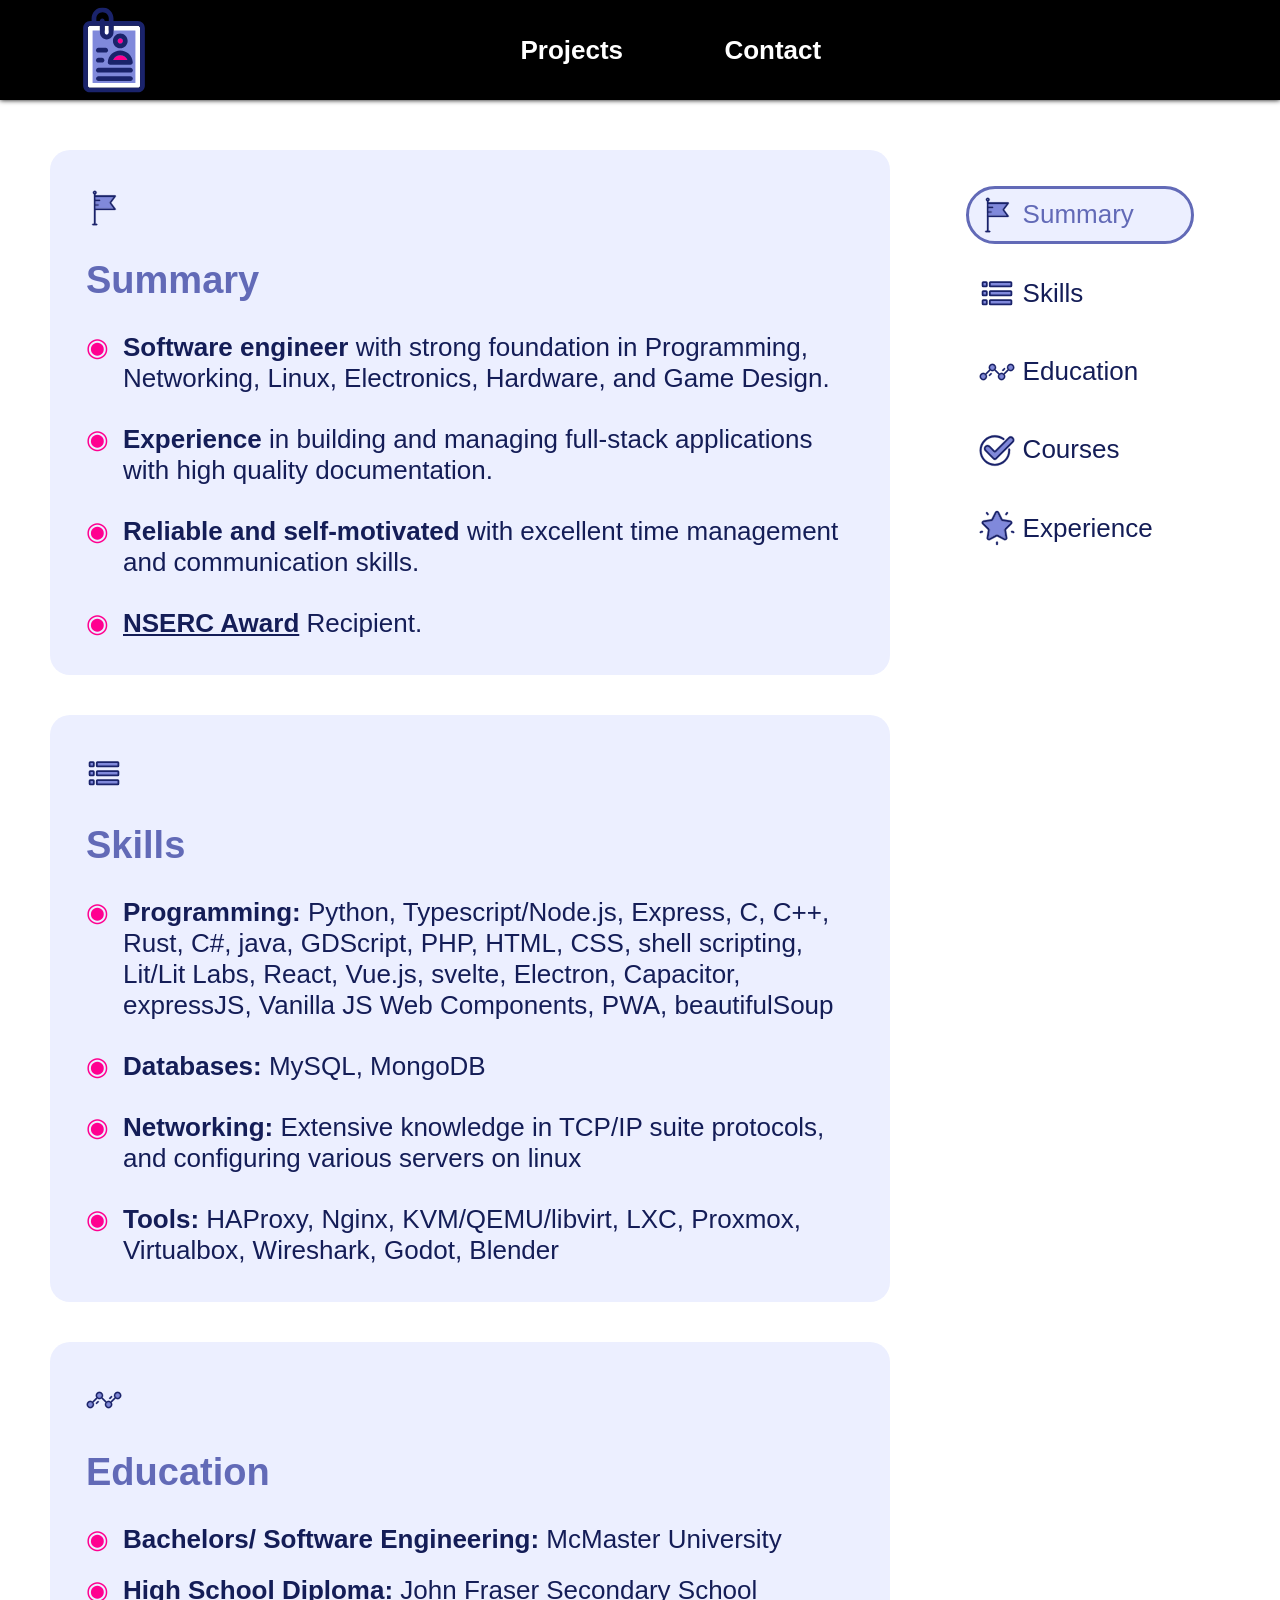
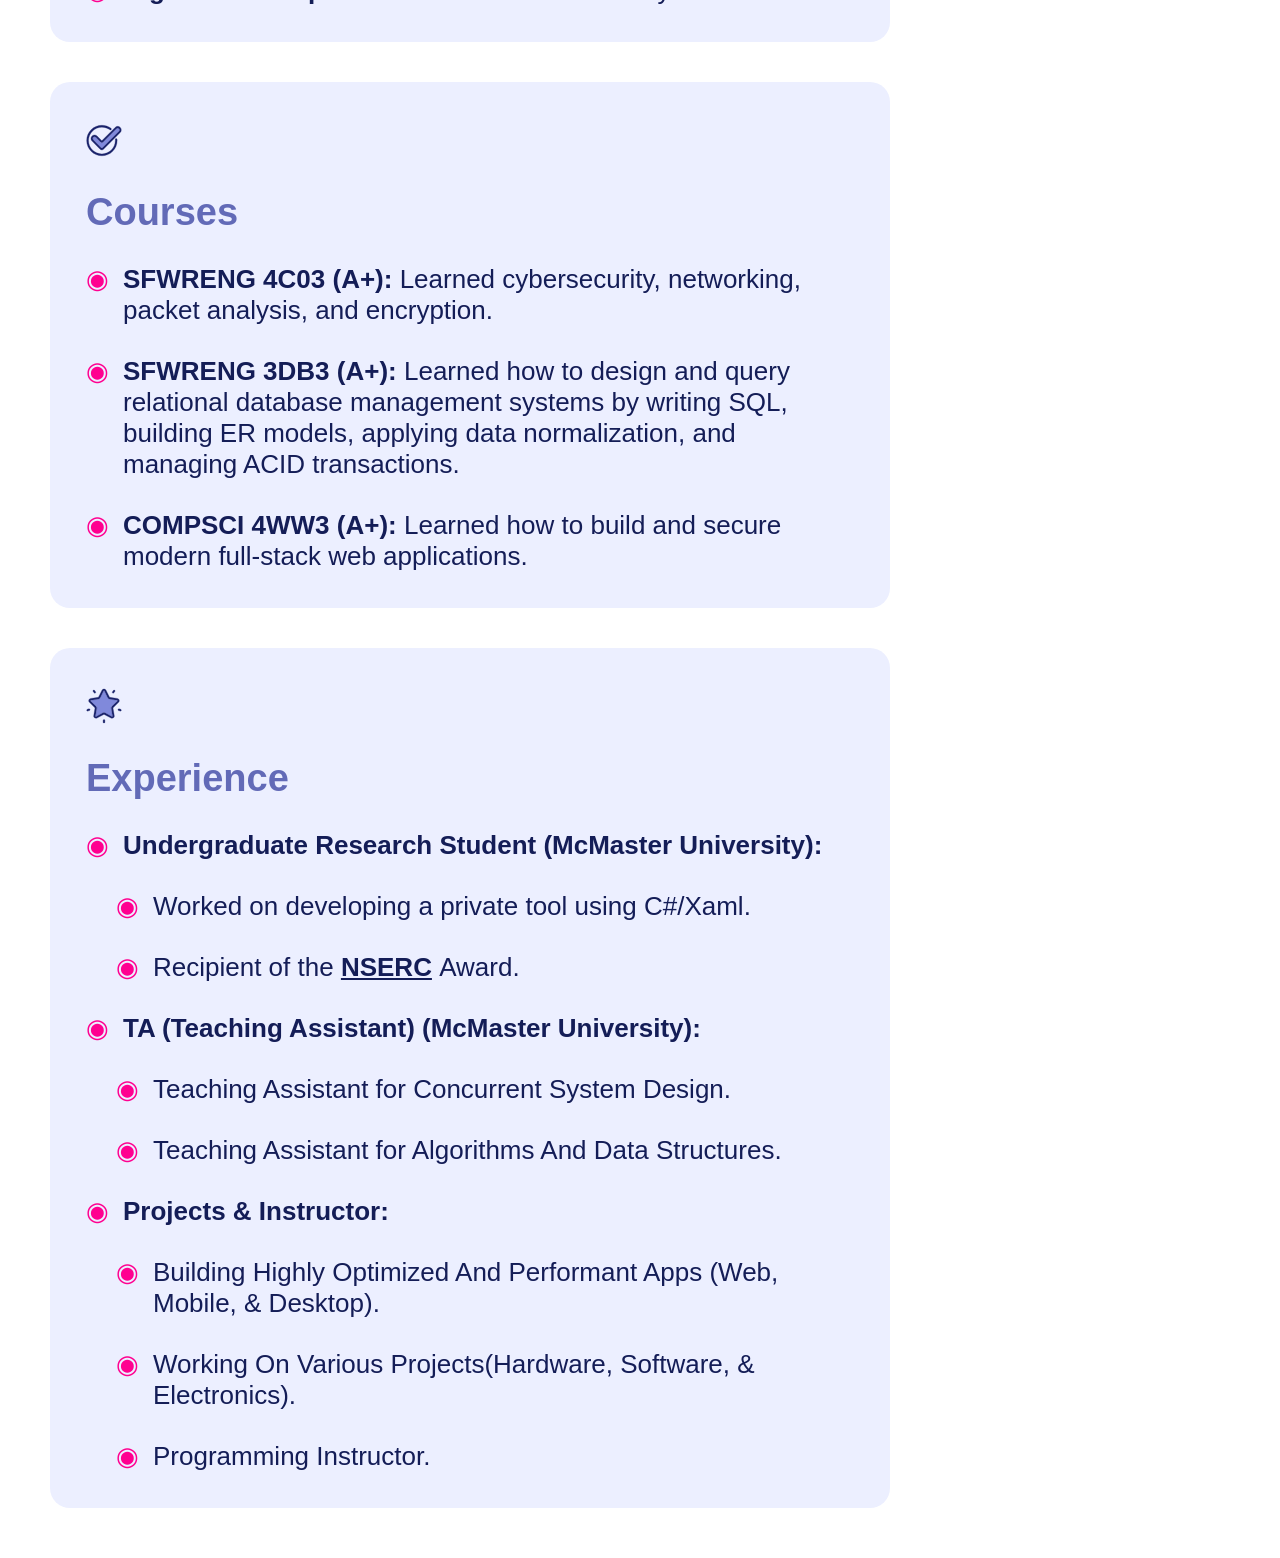
<file: index.html>
<!DOCTYPE html><html lang="en"><head> <meta name="viewport" content="width=device-width,viewport-fit=contain"><meta charset="utf-8"><meta http-equiv="X-UA-Compatible" content="IE=edge"><link rel="icon" href="/favicon.ico" sizes="any"><link rel="icon" href="/assets/favicon-BCI3wjxx.svg" type="image/svg+xml"><title>Abdullah A</title>   <script type="module" crossorigin src="/assets/about-Bk_xwXlh.js"></script>
   <link rel="modulepreload" crossorigin href="/assets/main-CXqY_fMN.js">
   <link rel="modulepreload" crossorigin href="/assets/RangeCollection-B1-CYSQD.js">
   <link rel="stylesheet" crossorigin href="/assets/main-5T_-5Amj.css">
   <link rel="stylesheet" crossorigin href="/assets/RangeCollection-BVtKTrBn.css">
 </head><body> <noscript id="noscript-el"><div style="position:fixed;top:0;z-index:200;width:100%;height:100%;background:#e8ebff;display:flex;justify-content:center;align-items:center">Please enable Javascript!<br>This page requires Javascript to run.</div></noscript><div id="inldr" style="position:fixed;top:0;z-index:100;width:100%;height:100%;background:#000;display:flex;justify-content:center;align-items:center"><style>@keyframes inldrspin{from{transform:rotate(0)}to{transform:rotate(360deg)}}</style><svg id="inldr-svg" width="280px" height="280px" viewBox="0 0 16 16" style="animation:inldrspin 2s linear infinite"><path fill="hsl(233, 100%, 91%)" d="M8 1.5a6.5 6.5 0 100 13 6.5 6.5 0 000-13zM0 8a8 8 0 1116 0A8 8 0 010 8z"/><path fill="hsl(234, 56%, 68%)" d="M7.25.75A.75.75 0 018 0a8 8 0 018 8 .75.75 0 01-1.5 0A6.5 6.5 0 008 1.5a.75.75 0 01-.75-.75z"/></svg></div> <section-header></section-header><section-sliding_sidebar></section-sliding_sidebar> <main><div id="page-content"><div id="details-container"><div id="details-content"><div class="content" id="summary"><wc-title><icon-content-flag></icon-content-flag>&nbsp;</wc-title><wc-title>Summary</wc-title><wc-bulletpoint><strong>Software engineer</strong> with strong foundation in Programming, Networking, Linux, Electronics, Hardware, and Game Design.</wc-bulletpoint><wc-bulletpoint><strong>Experience</strong> in building and managing full-stack applications with high quality documentation.</wc-bulletpoint><wc-bulletpoint><strong>Reliable and self-motivated</strong> with excellent time management and communication skills.</wc-bulletpoint><wc-bulletpoint><wc-navitem href="https://nserc-crsng.canada.ca/en/awards-database/725739"><u>NSERC Award</u>&nbsp;</wc-navitem>Recipient.</wc-bulletpoint></div><div class="content" id="skills"><wc-title><icon-content-squaredpoints></icon-content-squaredpoints>&nbsp;</wc-title><wc-title>Skills</wc-title><wc-bulletpoint><strong>Programming:</strong> Python, Typescript/Node.js, Express, C, C++, Rust, C#, java, GDScript, PHP, HTML, CSS, shell scripting, Lit/Lit Labs, React, Vue.js, svelte, Electron, Capacitor, expressJS, Vanilla JS Web Components, PWA, beautifulSoup</wc-bulletpoint><wc-bulletpoint><strong>Databases:</strong> MySQL, MongoDB</wc-bulletpoint><wc-bulletpoint><strong>Networking:</strong> Extensive knowledge in TCP/IP suite protocols, and configuring various servers on linux</wc-bulletpoint><wc-bulletpoint><strong>Tools:</strong> HAProxy, Nginx, KVM/QEMU/libvirt, LXC, Proxmox, Virtualbox, Wireshark, Godot, Blender</wc-bulletpoint></div><div class="content" id="education"><wc-title><icon-content-linechart></icon-content-linechart>&nbsp;</wc-title><wc-title>Education</wc-title><div id="content-el-size"><div id="content-elements"><wc-bulletpoint><strong>Bachelors/ Software Engineering:</strong> McMaster University</wc-bulletpoint><wc-bulletpoint><strong>High School Diploma:</strong> John Fraser Secondary School</wc-bulletpoint></div></div></div><div class="content" id="courses"><wc-title><icon-content-checkcircle></icon-content-checkcircle>&nbsp;</wc-title><wc-title>Courses</wc-title><wc-bulletpoint><strong>SFWRENG 4C03 (A+):</strong> Learned cybersecurity, networking, packet analysis, and encryption.</wc-bulletpoint><wc-bulletpoint><strong>SFWRENG 3DB3 (A+):</strong> Learned how to design and query relational database management systems by writing SQL, building ER models, applying data normalization, and managing ACID transactions.</wc-bulletpoint><wc-bulletpoint><strong>COMPSCI 4WW3 (A+):</strong> Learned how to build and secure modern full-stack web applications.</wc-bulletpoint></div><div class="content" id="experience"><wc-title><icon-content-reviews></icon-content-reviews>&nbsp;</wc-title><wc-title>Experience</wc-title><wc-bulletpoint><strong>Undergraduate Research Student (McMaster University):</strong></wc-bulletpoint><div style="padding-left:30px"><wc-bulletpoint>Worked on developing a private tool using C#/Xaml.</wc-bulletpoint></div><div style="padding-left:30px"><wc-bulletpoint>Recipient of the<wc-navitem href="https://nserc-crsng.canada.ca/en/awards-database/725739">&nbsp;<u>NSERC</u>&nbsp;</wc-navitem>Award.</wc-bulletpoint></div><wc-bulletpoint><strong>TA (Teaching Assistant) (McMaster University):</strong></wc-bulletpoint><div style="padding-left:30px"><wc-bulletpoint>Teaching Assistant for Concurrent System Design.</wc-bulletpoint></div><div style="padding-left:30px"><wc-bulletpoint>Teaching Assistant for Algorithms And Data Structures.</wc-bulletpoint></div><wc-bulletpoint><strong>Projects & Instructor:</strong></wc-bulletpoint><div style="padding-left:30px"><wc-bulletpoint>Building Highly Optimized And Performant Apps (Web, Mobile, & Desktop).</wc-bulletpoint></div><div style="padding-left:30px"><wc-bulletpoint>Working On Various Projects(Hardware, Software, & Electronics).</wc-bulletpoint></div><div style="padding-left:30px"><wc-bulletpoint>Programming Instructor.</wc-bulletpoint></div></div></div><section-sidebar><wc-sidebar_button slot="top-div" data-id="summary" isactive="1"><icon-content-flag class="pass-through"></icon-content-flag>&nbsp;Summary</wc-sidebar_button><wc-sidebar_button slot="top-div" data-id="skills"><icon-content-squaredpoints class="pass-through"></icon-content-squaredpoints>&nbsp;Skills</wc-sidebar_button><wc-sidebar_button slot="top-div" data-id="education"><icon-content-linechart class="pass-through"></icon-content-linechart>&nbsp;Education</wc-sidebar_button><wc-sidebar_button slot="top-div" data-id="courses"><icon-content-checkcircle class="pass-through"></icon-content-checkcircle>&nbsp;Courses</wc-sidebar_button><wc-sidebar_button slot="top-div" data-id="experience"><icon-content-reviews class="pass-through"></icon-content-reviews>&nbsp;Experience</wc-sidebar_button></section-sidebar></div></div></main></body></html>
</file>
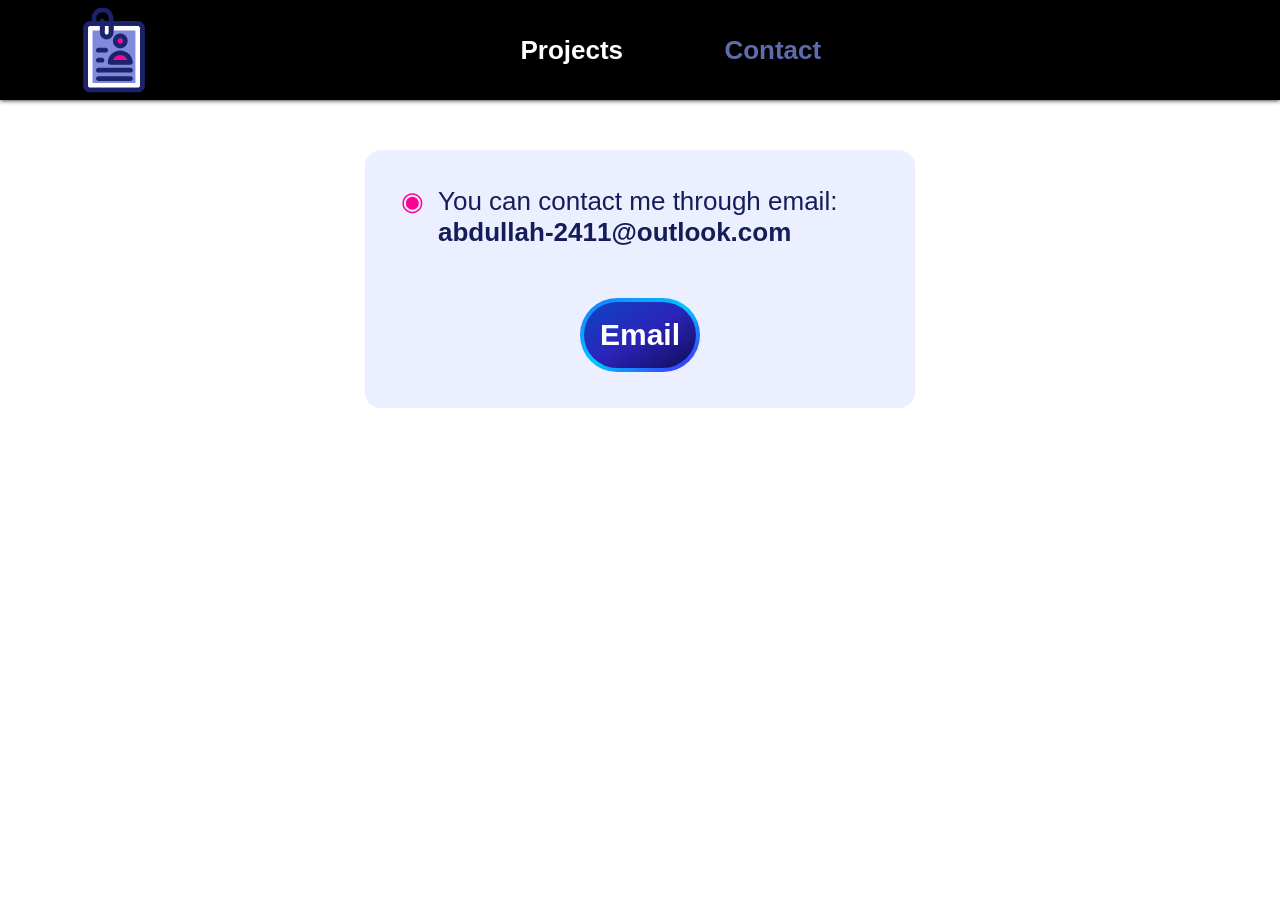
<file: contact/index.html>
<!DOCTYPE html><html lang="en"><head> <meta name="viewport" content="width=device-width,viewport-fit=contain"><meta charset="utf-8"><meta http-equiv="X-UA-Compatible" content="IE=edge"><link rel="icon" href="/favicon.ico" sizes="any"><link rel="icon" href="/assets/favicon-BCI3wjxx.svg" type="image/svg+xml"><title>Abdullah A</title>   <script type="module" crossorigin src="/assets/main-CXqY_fMN.js"></script>
   <link rel="stylesheet" crossorigin href="/assets/main-5T_-5Amj.css">
   <link rel="stylesheet" crossorigin href="/assets/contact-BogOhbVi.css">
 </head><body> <noscript id="noscript-el"><div style="position:fixed;top:0;z-index:200;width:100%;height:100%;background:#e8ebff;display:flex;justify-content:center;align-items:center">Please enable Javascript!<br>This page requires Javascript to run.</div></noscript><div id="inldr" style="position:fixed;top:0;z-index:100;width:100%;height:100%;background:#000;display:flex;justify-content:center;align-items:center"><style>@keyframes inldrspin{from{transform:rotate(0)}to{transform:rotate(360deg)}}</style><svg id="inldr-svg" width="280px" height="280px" viewBox="0 0 16 16" style="animation:inldrspin 2s linear infinite"><path fill="hsl(233, 100%, 91%)" d="M8 1.5a6.5 6.5 0 100 13 6.5 6.5 0 000-13zM0 8a8 8 0 1116 0A8 8 0 010 8z"/><path fill="hsl(234, 56%, 68%)" d="M7.25.75A.75.75 0 018 0a8 8 0 018 8 .75.75 0 01-1.5 0A6.5 6.5 0 008 1.5a.75.75 0 01-.75-.75z"/></svg></div> <section-header></section-header><section-sliding_sidebar></section-sliding_sidebar> <main><div id="content"><section-content><div id="content-container"><wc-bulletpoint>You can contact me through email: <strong>abdullah-2411@outlook.com</strong></wc-bulletpoint><div class="btn-container"><wc-special_button href="mailto:abdullah-2411@outlook.com">Email</wc-special_button></div></div></section-content></div></main></body></html>
</file>
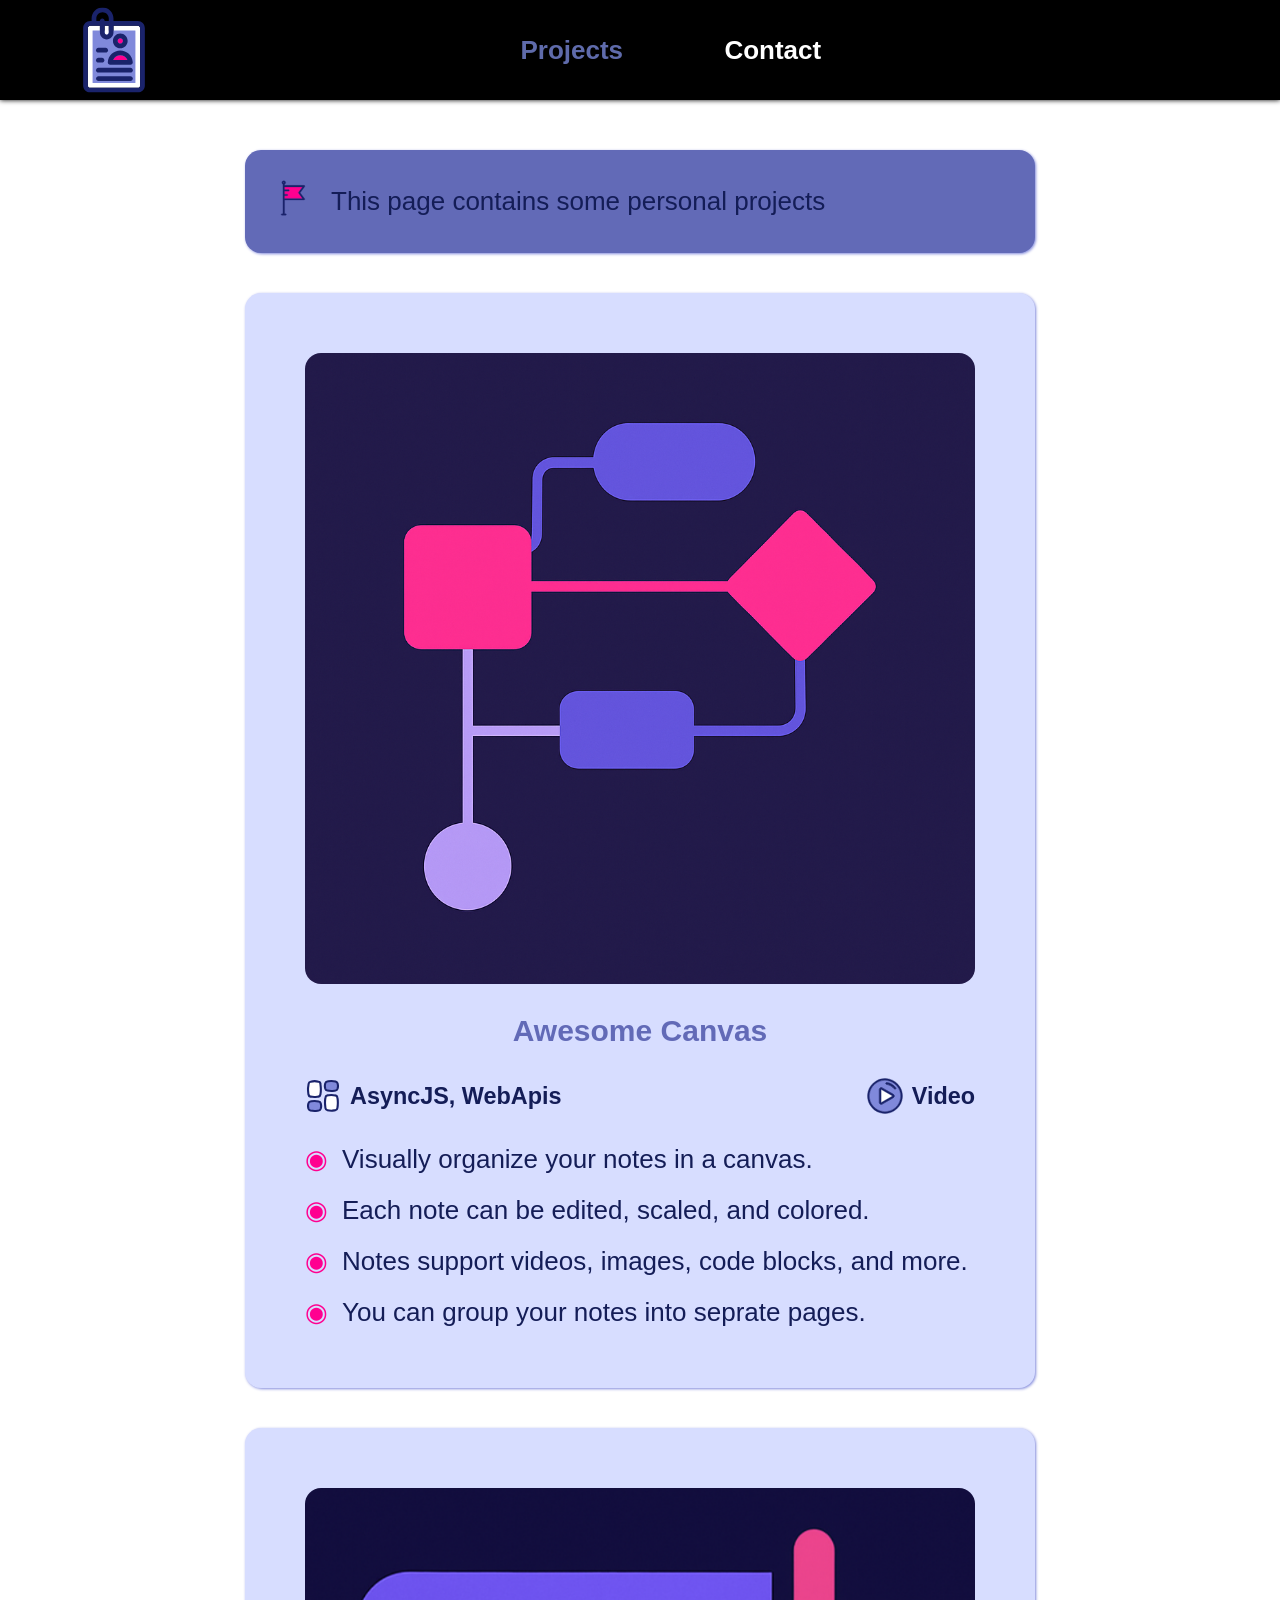
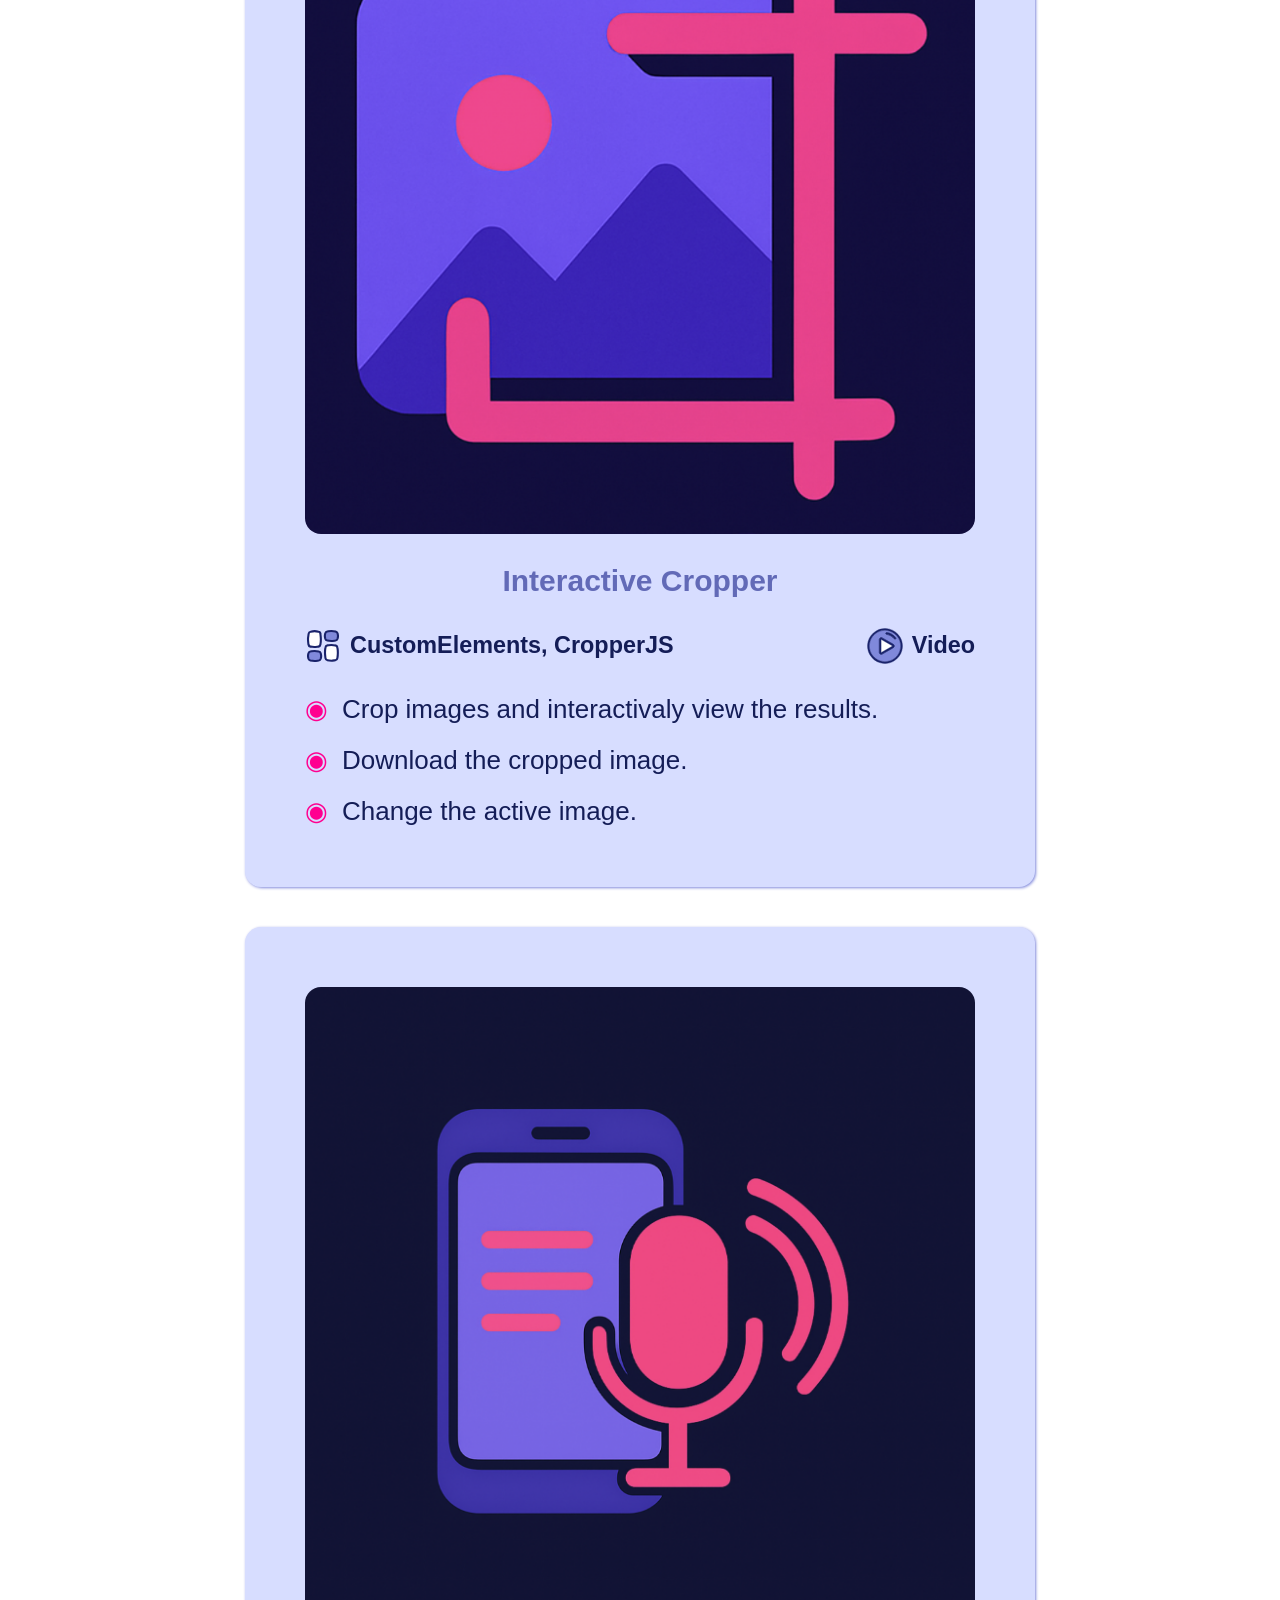
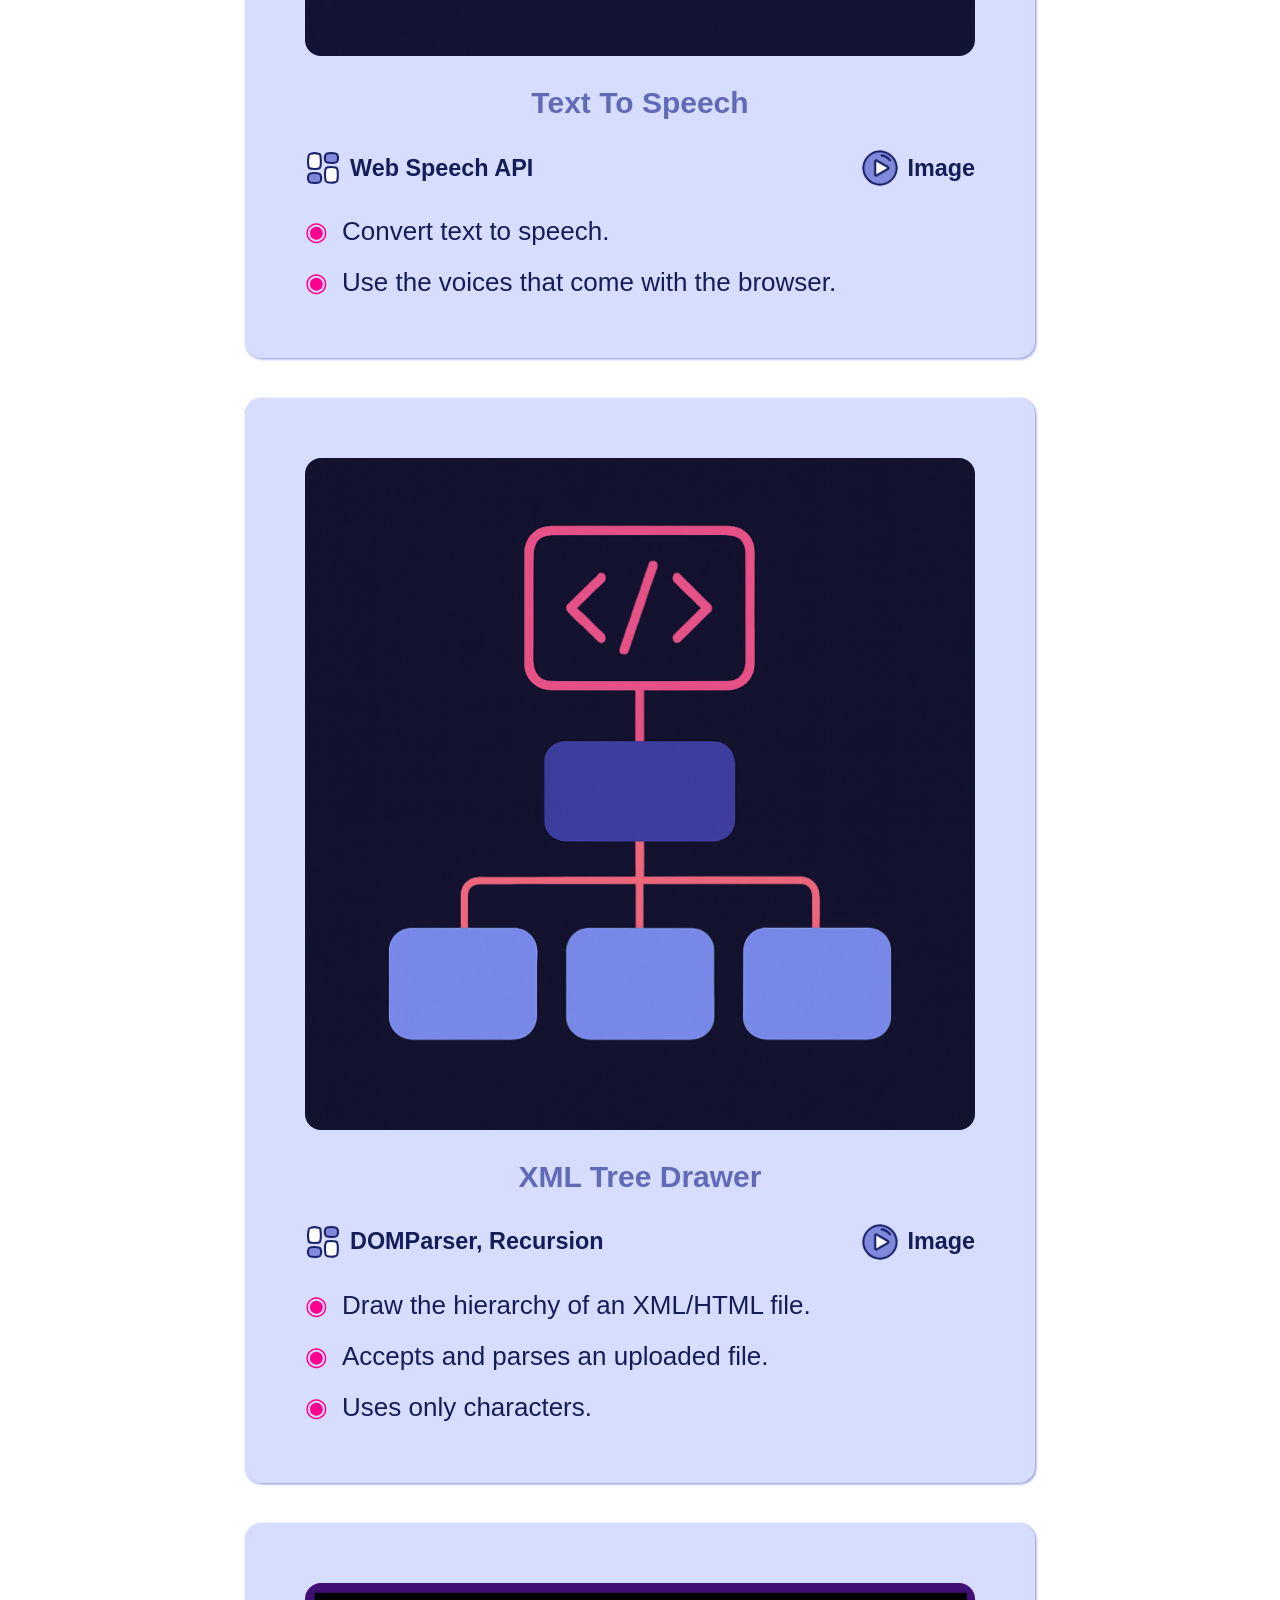
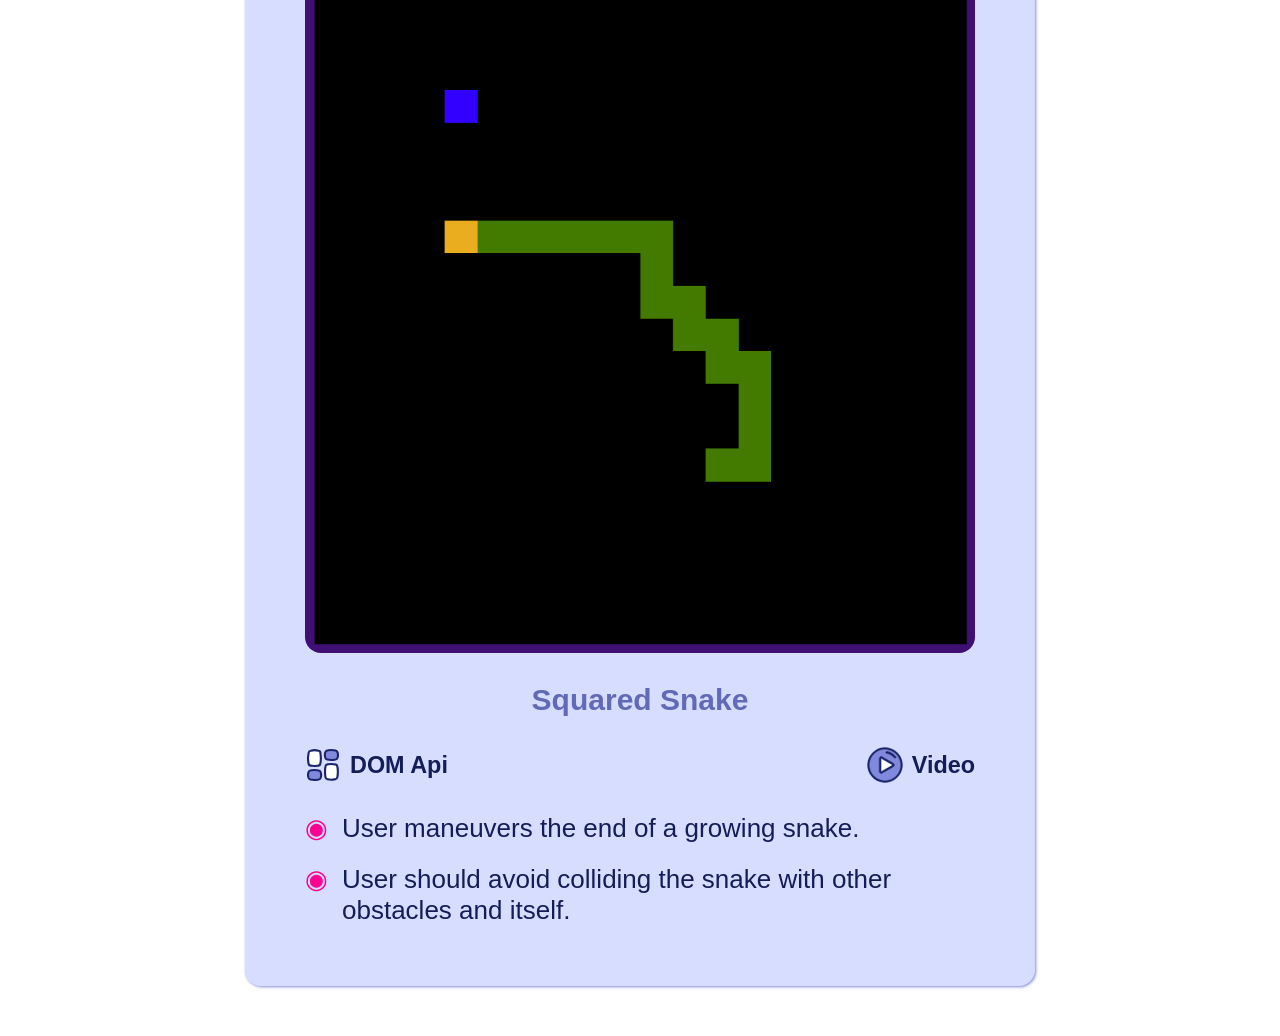
<file: projects/index.html>
<!DOCTYPE html><html lang="en"><head> <meta name="viewport" content="width=device-width,viewport-fit=contain"><meta charset="utf-8"><meta http-equiv="X-UA-Compatible" content="IE=edge"><link rel="icon" href="/favicon.ico" sizes="any"><link rel="icon" href="/assets/favicon-BCI3wjxx.svg" type="image/svg+xml"><title>Abdullah A</title>   <script type="module" crossorigin src="/assets/projects-DCkJ-iBi.js"></script>
   <link rel="modulepreload" crossorigin href="/assets/main-CXqY_fMN.js">
   <link rel="stylesheet" crossorigin href="/assets/main-5T_-5Amj.css">
   <link rel="stylesheet" crossorigin href="/assets/projects-ChpUhwp5.css">
 </head><body> <noscript id="noscript-el"><div style="position:fixed;top:0;z-index:200;width:100%;height:100%;background:#e8ebff;display:flex;justify-content:center;align-items:center">Please enable Javascript!<br>This page requires Javascript to run.</div></noscript><div id="inldr" style="position:fixed;top:0;z-index:100;width:100%;height:100%;background:#000;display:flex;justify-content:center;align-items:center"><style>@keyframes inldrspin{from{transform:rotate(0)}to{transform:rotate(360deg)}}</style><svg id="inldr-svg" width="280px" height="280px" viewBox="0 0 16 16" style="animation:inldrspin 2s linear infinite"><path fill="hsl(233, 100%, 91%)" d="M8 1.5a6.5 6.5 0 100 13 6.5 6.5 0 000-13zM0 8a8 8 0 1116 0A8 8 0 010 8z"/><path fill="hsl(234, 56%, 68%)" d="M7.25.75A.75.75 0 018 0a8 8 0 018 8 .75.75 0 01-1.5 0A6.5 6.5 0 008 1.5a.75.75 0 01-.75-.75z"/></svg></div> <section-header></section-header><section-sliding_sidebar></section-sliding_sidebar> <wc-sliding_filter></wc-sliding_filter><main><div id="page-content"><div id="page-limit"><div id="page-container"><wc-projects_page><div id="top-msg"><div id="top-icon-cont"><icon-content-flag --flag-clr="var(--main-bgcolor-5)"></icon-content-flag></div><div>This page contains some personal projects</div></div><wc-project_card img-path="./media/canvas.png" href="/project/canvas/"><span slot="card-name">Awesome Canvas</span> <span slot="languages">AsyncJS, WebApis</span> <span slot="view">Video</span><wc-bulletpoint slot="bullet">Visually organize your notes in a canvas.</wc-bulletpoint><wc-bulletpoint slot="bullet">Each note can be edited, scaled, and colored.</wc-bulletpoint><wc-bulletpoint slot="bullet">Notes support videos, images, code blocks, and more.</wc-bulletpoint><wc-bulletpoint slot="bullet">You can group your notes into seprate pages.</wc-bulletpoint></wc-project_card><wc-project_card img-path="./media/cropper.png" href="/project/cropper/"><span slot="card-name">Interactive Cropper</span> <span slot="languages">CustomElements, CropperJS</span> <span slot="view">Video</span><wc-bulletpoint slot="bullet">Crop images and interactivaly view the results.</wc-bulletpoint><wc-bulletpoint slot="bullet">Download the cropped image.</wc-bulletpoint><wc-bulletpoint slot="bullet">Change the active image.</wc-bulletpoint></wc-project_card><wc-project_card img-path="./media/speech.png" href="/project/speech/"><span slot="card-name">Text To Speech</span> <span slot="languages">Web Speech API</span> <span slot="view">Image</span><wc-bulletpoint slot="bullet">Convert text to speech.</wc-bulletpoint><wc-bulletpoint slot="bullet">Use the voices that come with the browser.</wc-bulletpoint></wc-project_card><wc-project_card img-path="./media/xmltree.png" href="/project/xmltree/"><span slot="card-name">XML Tree Drawer</span> <span slot="languages">DOMParser, Recursion</span> <span slot="view">Image</span><wc-bulletpoint slot="bullet">Draw the hierarchy of an XML/HTML file.</wc-bulletpoint><wc-bulletpoint slot="bullet">Accepts and parses an uploaded file.</wc-bulletpoint><wc-bulletpoint slot="bullet">Uses only characters.</wc-bulletpoint></wc-project_card><wc-project_card img-path="./media/snake.png" href="/project/snake/"><span slot="card-name">Squared Snake</span> <span slot="languages">DOM Api</span> <span slot="view">Video</span><wc-bulletpoint slot="bullet">User maneuvers the end of a growing snake.</wc-bulletpoint><wc-bulletpoint slot="bullet">User should avoid colliding the snake with other obstacles and itself.</wc-bulletpoint></wc-project_card></wc-projects_page></div></div></div></main></body></html>
</file>
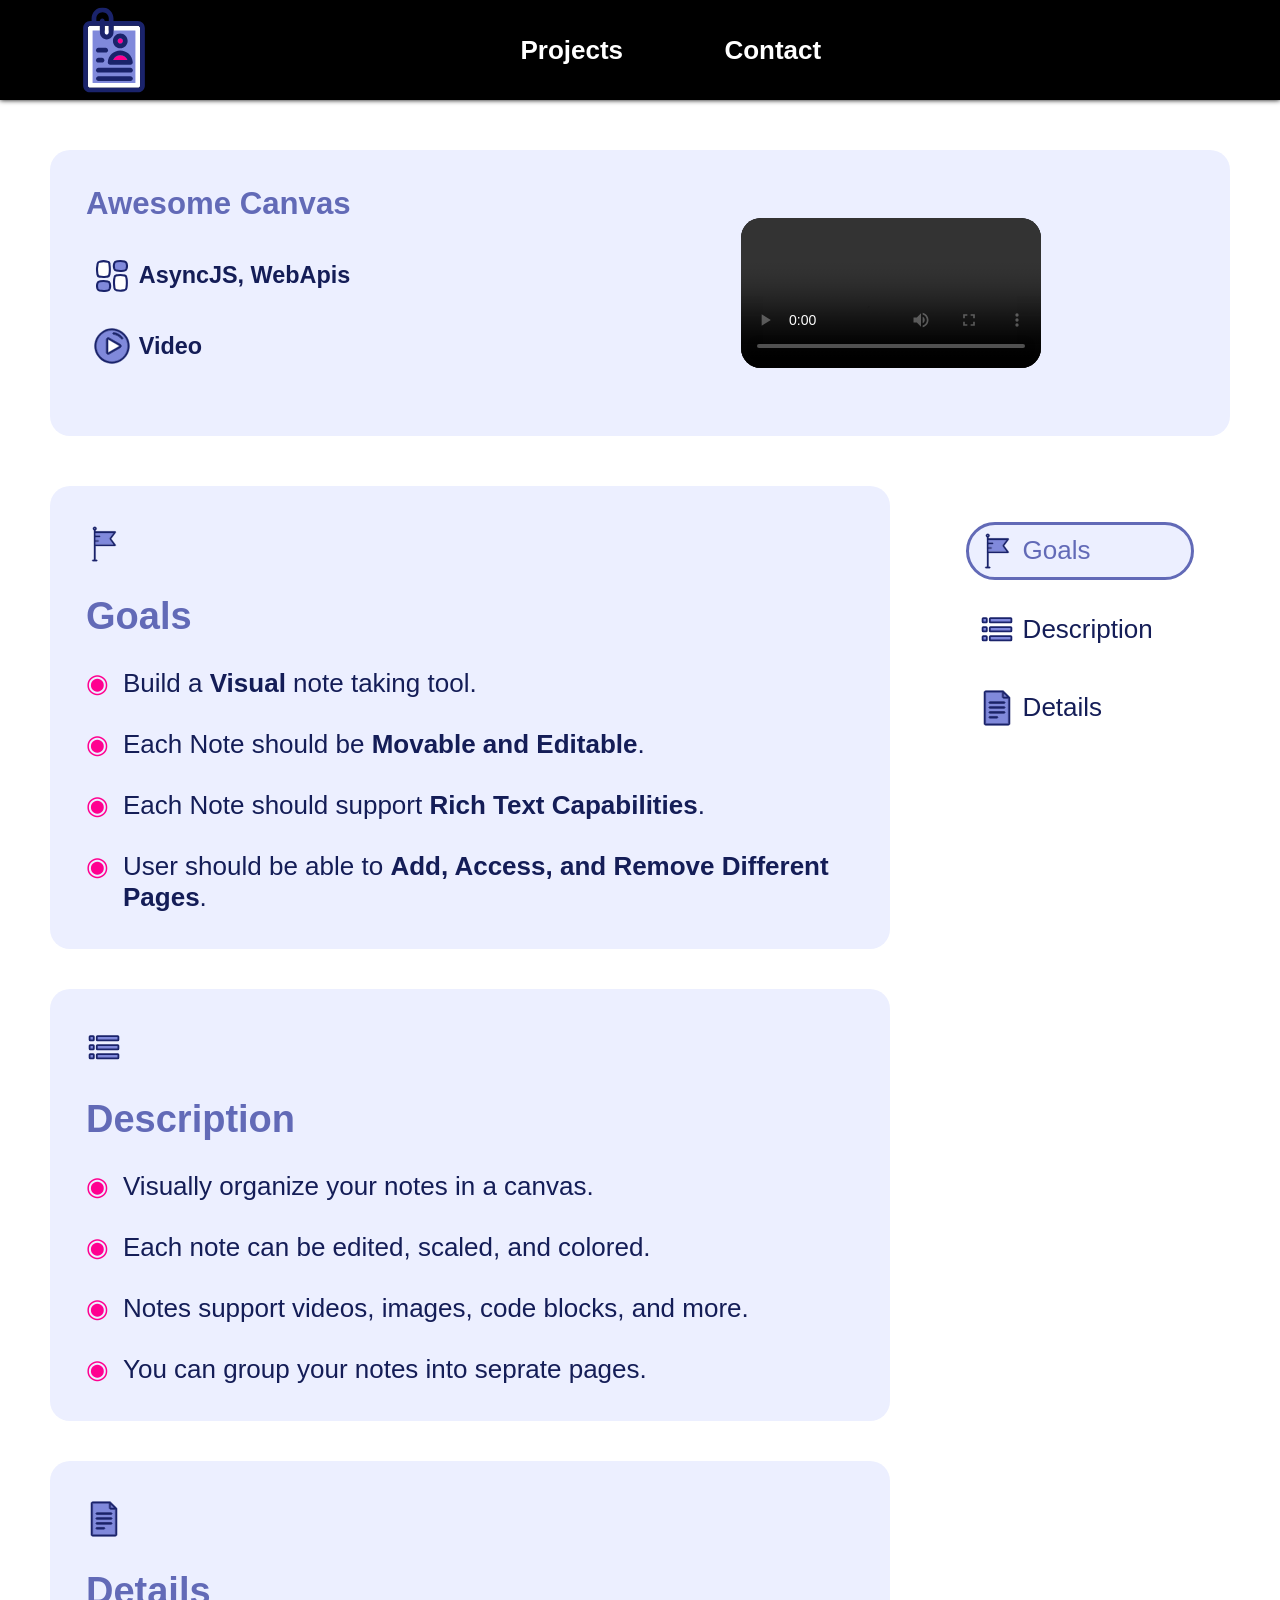
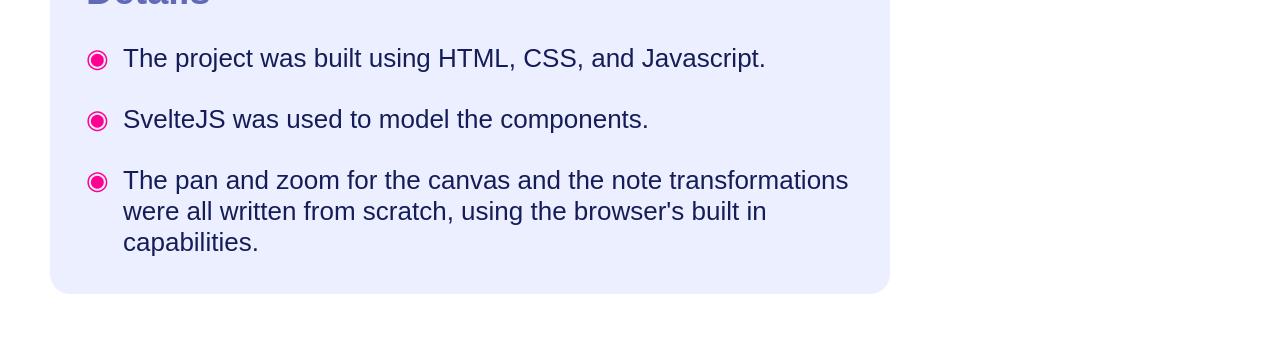
<file: project/canvas/index.html>
<!DOCTYPE html><html lang="en"><head> <meta name="viewport" content="width=device-width,viewport-fit=contain"><meta charset="utf-8"><meta http-equiv="X-UA-Compatible" content="IE=edge"><link rel="icon" href="/favicon.ico" sizes="any"><link rel="icon" href="/assets/favicon-BCI3wjxx.svg" type="image/svg+xml"><title>Abdullah A</title>   <script type="module" crossorigin src="/assets/canvas-Bk_xwXlh.js"></script>
   <link rel="modulepreload" crossorigin href="/assets/main-CXqY_fMN.js">
   <link rel="modulepreload" crossorigin href="/assets/RangeCollection-B1-CYSQD.js">
   <link rel="stylesheet" crossorigin href="/assets/main-5T_-5Amj.css">
   <link rel="stylesheet" crossorigin href="/assets/RangeCollection-BVtKTrBn.css">
 </head><body> <noscript id="noscript-el"><div style="position:fixed;top:0;z-index:200;width:100%;height:100%;background:#e8ebff;display:flex;justify-content:center;align-items:center">Please enable Javascript!<br>This page requires Javascript to run.</div></noscript><div id="inldr" style="position:fixed;top:0;z-index:100;width:100%;height:100%;background:#000;display:flex;justify-content:center;align-items:center"><style>@keyframes inldrspin{from{transform:rotate(0)}to{transform:rotate(360deg)}}</style><svg id="inldr-svg" width="280px" height="280px" viewBox="0 0 16 16" style="animation:inldrspin 2s linear infinite"><path fill="hsl(233, 100%, 91%)" d="M8 1.5a6.5 6.5 0 100 13 6.5 6.5 0 000-13zM0 8a8 8 0 1116 0A8 8 0 010 8z"/><path fill="hsl(234, 56%, 68%)" d="M7.25.75A.75.75 0 018 0a8 8 0 018 8 .75.75 0 01-1.5 0A6.5 6.5 0 008 1.5a.75.75 0 01-.75-.75z"/></svg></div> <section-header></section-header><section-sliding_sidebar></section-sliding_sidebar> <main><div id="page-content"><div id="title-content" class="content"><div id="title-text"><wc-title --size="1.2rem">Awesome Canvas</wc-title><div id="tags-section"><div id="tags-div"><wc-text_tag><icon-content-category></icon-content-category>AsyncJS, WebApis</wc-text_tag><wc-text_tag><icon-content-videoelement></icon-content-videoelement>Video</wc-text_tag></div></div></div><div id="video-wrapper"><div id="video-container"><video controls src="/assets/canvasVid-WdfMr1si.mkv"></video></div></div></div><div id="details-container"><div id="details-content"><div class="content" id="goals"><wc-title><icon-content-flag></icon-content-flag>&nbsp;</wc-title><wc-title>Goals</wc-title><wc-bulletpoint>Build a <strong>Visual</strong> note taking tool.</wc-bulletpoint><wc-bulletpoint>Each Note should be <strong>Movable and Editable</strong>.</wc-bulletpoint><wc-bulletpoint>Each Note should support <strong>Rich Text Capabilities</strong>.</wc-bulletpoint><wc-bulletpoint>User should be able to <strong>Add, Access, and Remove Different Pages</strong>.</wc-bulletpoint></div><div class="content" id="description"><wc-title><icon-content-squaredpoints></icon-content-squaredpoints>&nbsp;</wc-title><wc-title>Description</wc-title><wc-bulletpoint slot="bullet">Visually organize your notes in a canvas.</wc-bulletpoint><wc-bulletpoint slot="bullet">Each note can be edited, scaled, and colored.</wc-bulletpoint><wc-bulletpoint slot="bullet">Notes support videos, images, code blocks, and more.</wc-bulletpoint><wc-bulletpoint slot="bullet">You can group your notes into seprate pages.</wc-bulletpoint></div><div class="content" id="details"><wc-title><icon-file-generic></icon-file-generic>&nbsp;</wc-title><wc-title>Details</wc-title><wc-bulletpoint slot="bullet">The project was built using HTML, CSS, and Javascript.</wc-bulletpoint><wc-bulletpoint slot="bullet">SvelteJS was used to model the components.</wc-bulletpoint><wc-bulletpoint slot="bullet">The pan and zoom for the canvas and the note transformations were all written from scratch, using the browser's built in capabilities.</wc-bulletpoint></div></div><section-sidebar><wc-sidebar_button slot="top-div" data-id="goals" isactive="1"><icon-content-flag></icon-content-flag>&nbsp;Goals</wc-sidebar_button><wc-sidebar_button slot="top-div" data-id="description"><icon-content-squaredpoints></icon-content-squaredpoints>&nbsp;Description</wc-sidebar_button><wc-sidebar_button slot="top-div" data-id="details"><icon-file-generic></icon-file-generic>&nbsp;Details</wc-sidebar_button></section-sidebar></div></div></main></body></html>
</file>
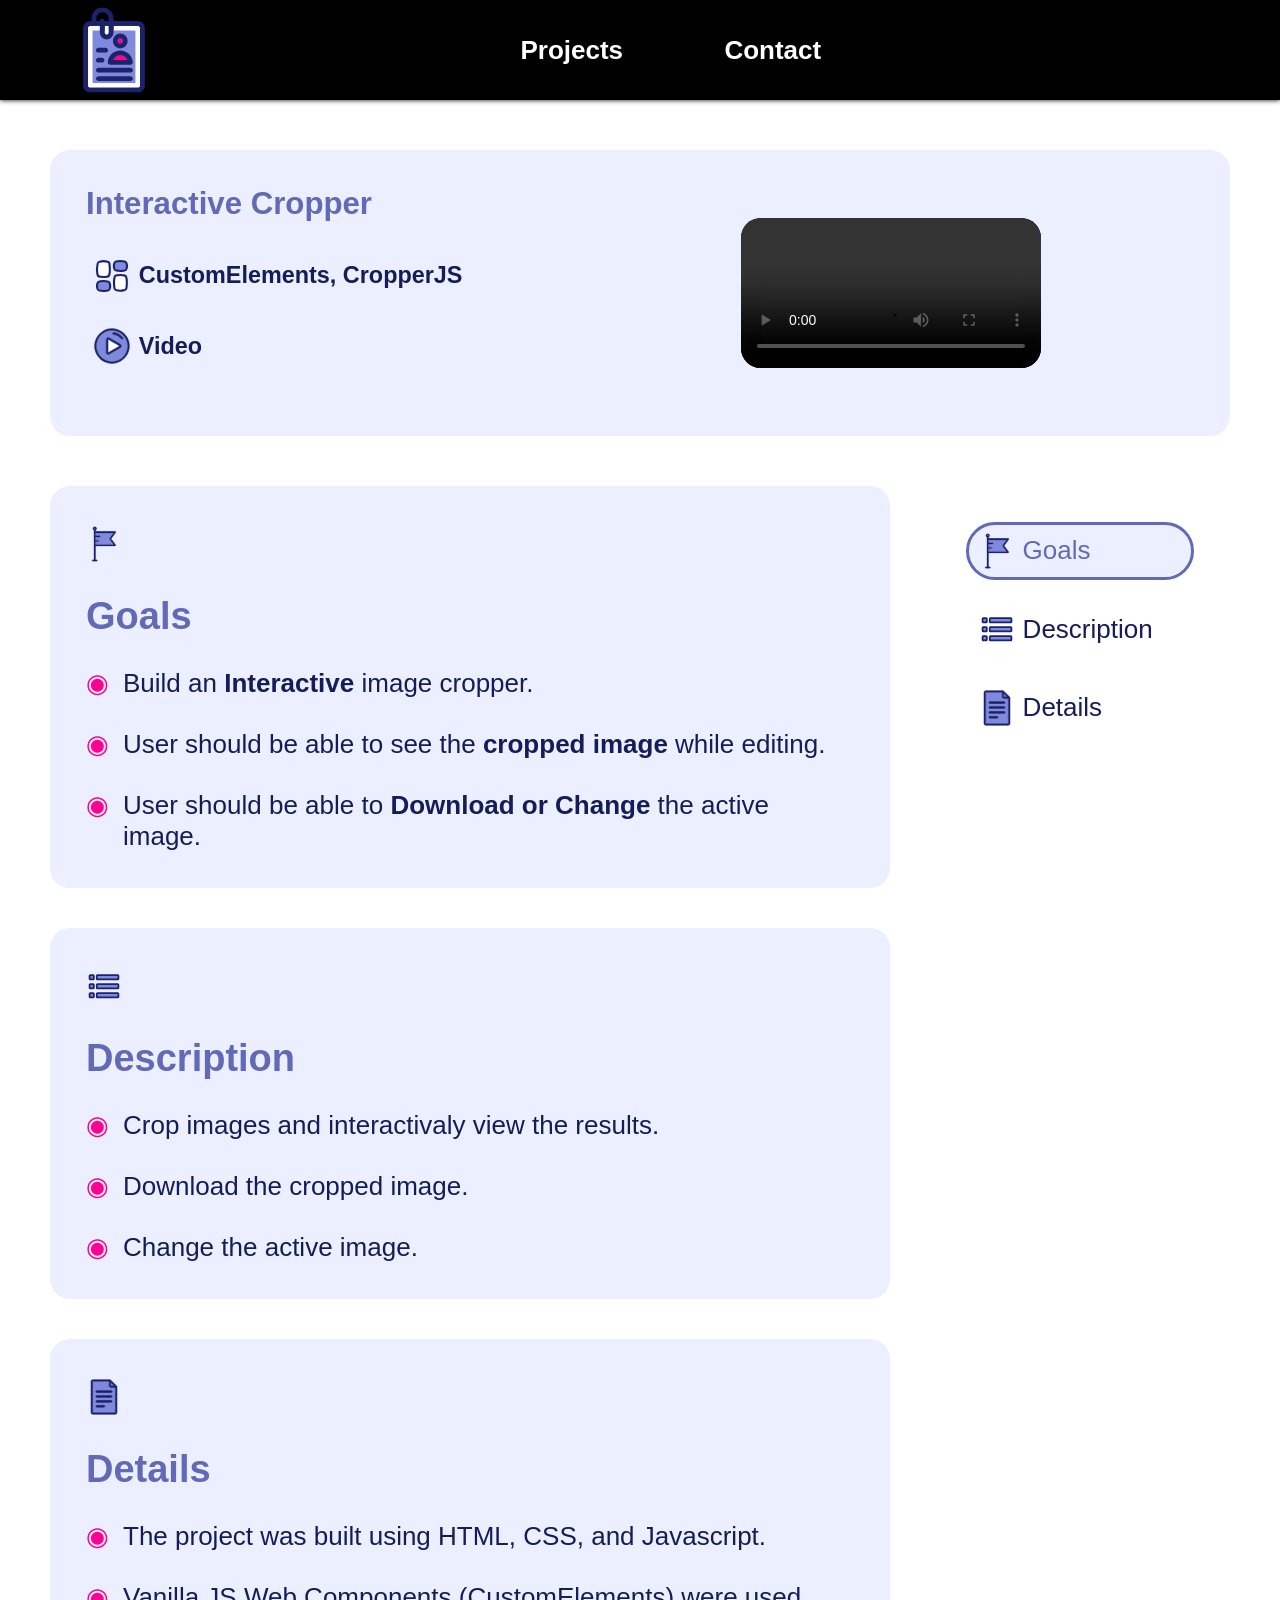
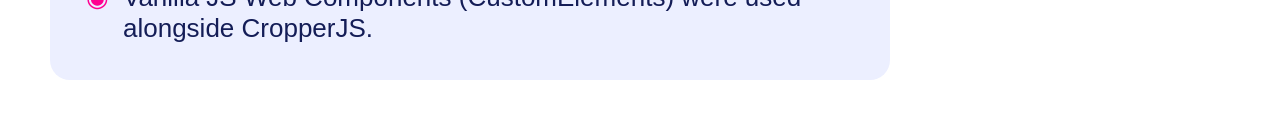
<file: project/cropper/index.html>
<!DOCTYPE html><html lang="en"><head> <meta name="viewport" content="width=device-width,viewport-fit=contain"><meta charset="utf-8"><meta http-equiv="X-UA-Compatible" content="IE=edge"><link rel="icon" href="/favicon.ico" sizes="any"><link rel="icon" href="/assets/favicon-BCI3wjxx.svg" type="image/svg+xml"><title>Abdullah A</title>   <script type="module" crossorigin src="/assets/cropper-Bk_xwXlh.js"></script>
   <link rel="modulepreload" crossorigin href="/assets/main-CXqY_fMN.js">
   <link rel="modulepreload" crossorigin href="/assets/RangeCollection-B1-CYSQD.js">
   <link rel="stylesheet" crossorigin href="/assets/main-5T_-5Amj.css">
   <link rel="stylesheet" crossorigin href="/assets/RangeCollection-BVtKTrBn.css">
 </head><body> <noscript id="noscript-el"><div style="position:fixed;top:0;z-index:200;width:100%;height:100%;background:#e8ebff;display:flex;justify-content:center;align-items:center">Please enable Javascript!<br>This page requires Javascript to run.</div></noscript><div id="inldr" style="position:fixed;top:0;z-index:100;width:100%;height:100%;background:#000;display:flex;justify-content:center;align-items:center"><style>@keyframes inldrspin{from{transform:rotate(0)}to{transform:rotate(360deg)}}</style><svg id="inldr-svg" width="280px" height="280px" viewBox="0 0 16 16" style="animation:inldrspin 2s linear infinite"><path fill="hsl(233, 100%, 91%)" d="M8 1.5a6.5 6.5 0 100 13 6.5 6.5 0 000-13zM0 8a8 8 0 1116 0A8 8 0 010 8z"/><path fill="hsl(234, 56%, 68%)" d="M7.25.75A.75.75 0 018 0a8 8 0 018 8 .75.75 0 01-1.5 0A6.5 6.5 0 008 1.5a.75.75 0 01-.75-.75z"/></svg></div> <section-header></section-header><section-sliding_sidebar></section-sliding_sidebar> <main><div id="page-content"><div id="title-content" class="content"><div id="title-text"><wc-title --size="1.2rem">Interactive Cropper</wc-title><div id="tags-section"><div id="tags-div"><wc-text_tag><icon-content-category></icon-content-category>CustomElements, CropperJS</wc-text_tag><wc-text_tag><icon-content-videoelement></icon-content-videoelement>Video</wc-text_tag></div></div></div><div id="video-wrapper"><div id="video-container"><video controls src="/assets/cropper-BA6ena7y.mkv"></video></div></div></div><div id="details-container"><div id="details-content"><div class="content" id="goals"><wc-title><icon-content-flag></icon-content-flag>&nbsp;</wc-title><wc-title>Goals</wc-title><wc-bulletpoint slot="bullet">Build an <strong>Interactive</strong> image cropper.</wc-bulletpoint><wc-bulletpoint slot="bullet">User should be able to see the <strong>cropped image</strong> while editing.</wc-bulletpoint><wc-bulletpoint slot="bullet">User should be able to <strong>Download or Change</strong> the active image.</wc-bulletpoint></div><div class="content" id="description"><wc-title><icon-content-squaredpoints></icon-content-squaredpoints>&nbsp;</wc-title><wc-title>Description</wc-title><wc-bulletpoint slot="bullet">Crop images and interactivaly view the results.</wc-bulletpoint><wc-bulletpoint slot="bullet">Download the cropped image.</wc-bulletpoint><wc-bulletpoint slot="bullet">Change the active image.</wc-bulletpoint></div><div class="content" id="details"><wc-title><icon-file-generic></icon-file-generic>&nbsp;</wc-title><wc-title>Details</wc-title><wc-bulletpoint slot="bullet">The project was built using HTML, CSS, and Javascript.</wc-bulletpoint><wc-bulletpoint slot="bullet">Vanilla JS Web Components (CustomElements) were used alongside CropperJS.</wc-bulletpoint></div></div><section-sidebar><wc-sidebar_button slot="top-div" data-id="goals" isactive="1"><icon-content-flag></icon-content-flag>&nbsp;Goals</wc-sidebar_button><wc-sidebar_button slot="top-div" data-id="description"><icon-content-squaredpoints></icon-content-squaredpoints>&nbsp;Description</wc-sidebar_button><wc-sidebar_button slot="top-div" data-id="details"><icon-file-generic></icon-file-generic>&nbsp;Details</wc-sidebar_button></section-sidebar></div></div></main></body></html>
</file>
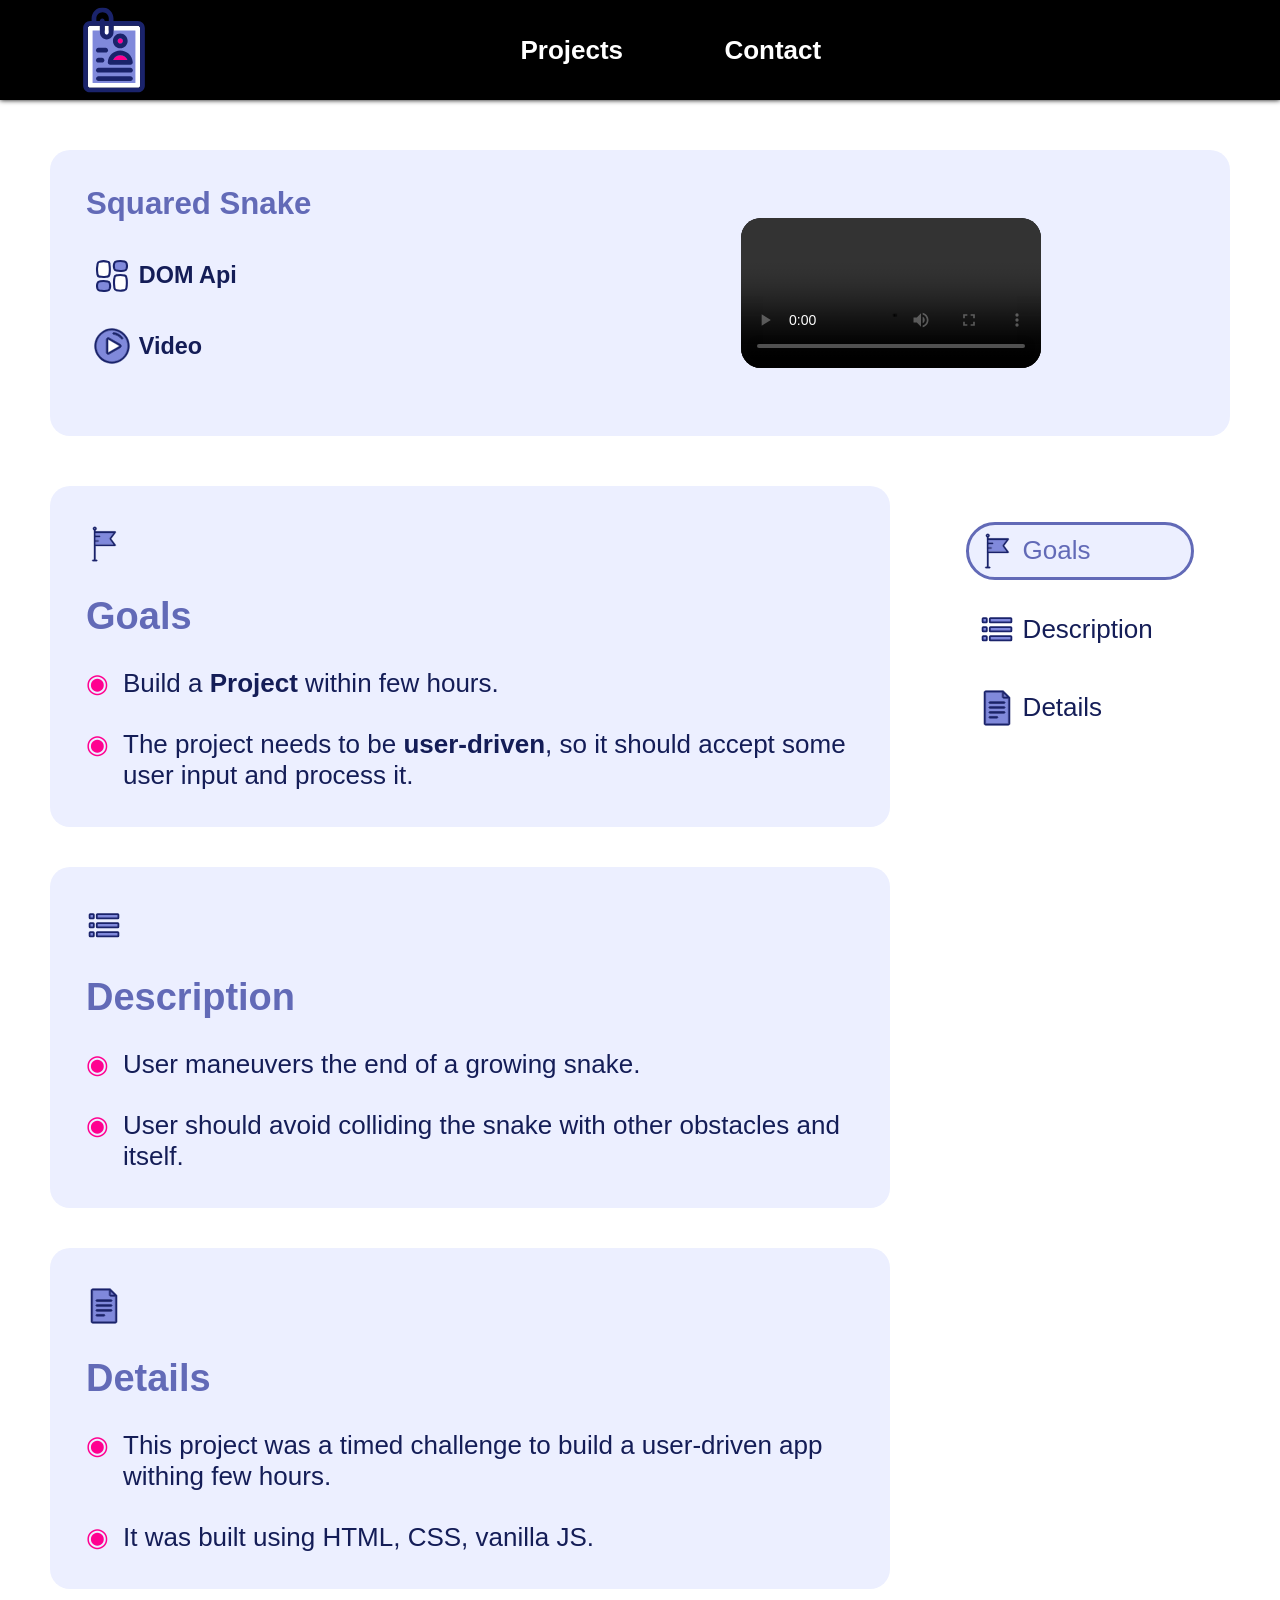
<file: project/snake/index.html>
<!DOCTYPE html><html lang="en"><head> <meta name="viewport" content="width=device-width,viewport-fit=contain"><meta charset="utf-8"><meta http-equiv="X-UA-Compatible" content="IE=edge"><link rel="icon" href="/favicon.ico" sizes="any"><link rel="icon" href="/assets/favicon-BCI3wjxx.svg" type="image/svg+xml"><title>Abdullah A</title>   <script type="module" crossorigin src="/assets/snake-Bk_xwXlh.js"></script>
   <link rel="modulepreload" crossorigin href="/assets/main-CXqY_fMN.js">
   <link rel="modulepreload" crossorigin href="/assets/RangeCollection-B1-CYSQD.js">
   <link rel="stylesheet" crossorigin href="/assets/main-5T_-5Amj.css">
   <link rel="stylesheet" crossorigin href="/assets/RangeCollection-BVtKTrBn.css">
 </head><body> <noscript id="noscript-el"><div style="position:fixed;top:0;z-index:200;width:100%;height:100%;background:#e8ebff;display:flex;justify-content:center;align-items:center">Please enable Javascript!<br>This page requires Javascript to run.</div></noscript><div id="inldr" style="position:fixed;top:0;z-index:100;width:100%;height:100%;background:#000;display:flex;justify-content:center;align-items:center"><style>@keyframes inldrspin{from{transform:rotate(0)}to{transform:rotate(360deg)}}</style><svg id="inldr-svg" width="280px" height="280px" viewBox="0 0 16 16" style="animation:inldrspin 2s linear infinite"><path fill="hsl(233, 100%, 91%)" d="M8 1.5a6.5 6.5 0 100 13 6.5 6.5 0 000-13zM0 8a8 8 0 1116 0A8 8 0 010 8z"/><path fill="hsl(234, 56%, 68%)" d="M7.25.75A.75.75 0 018 0a8 8 0 018 8 .75.75 0 01-1.5 0A6.5 6.5 0 008 1.5a.75.75 0 01-.75-.75z"/></svg></div> <section-header></section-header><section-sliding_sidebar></section-sliding_sidebar> <main><div id="page-content"><div id="title-content" class="content"><div id="title-text"><wc-title --size="1.2rem">Squared Snake</wc-title><div id="tags-section"><div id="tags-div"><wc-text_tag><icon-content-category></icon-content-category>DOM Api</wc-text_tag><wc-text_tag><icon-content-videoelement></icon-content-videoelement>Video</wc-text_tag></div></div></div><div id="video-wrapper"><div id="video-container"><video controls src="/assets/snake-CIkLJDf0.mkv"></video></div></div></div><div id="details-container"><div id="details-content"><div class="content" id="goals"><wc-title><icon-content-flag></icon-content-flag>&nbsp;</wc-title><wc-title>Goals</wc-title><wc-bulletpoint slot="bullet">Build a <strong>Project</strong> within few hours.</wc-bulletpoint><wc-bulletpoint slot="bullet">The project needs to be <strong>user-driven</strong>, so it should accept some user input and process it.</wc-bulletpoint></div><div class="content" id="description"><wc-title><icon-content-squaredpoints></icon-content-squaredpoints>&nbsp;</wc-title><wc-title>Description</wc-title><wc-bulletpoint slot="bullet">User maneuvers the end of a growing snake.</wc-bulletpoint><wc-bulletpoint slot="bullet">User should avoid colliding the snake with other obstacles and itself.</wc-bulletpoint></div><div class="content" id="details"><wc-title><icon-file-generic></icon-file-generic>&nbsp;</wc-title><wc-title>Details</wc-title><wc-bulletpoint slot="bullet">This project was a timed challenge to build a user-driven app withing few hours.</wc-bulletpoint><wc-bulletpoint slot="bullet">It was built using HTML, CSS, vanilla JS.</wc-bulletpoint></div></div><section-sidebar><wc-sidebar_button slot="top-div" data-id="goals" isactive="1"><icon-content-flag></icon-content-flag>&nbsp;Goals</wc-sidebar_button><wc-sidebar_button slot="top-div" data-id="description"><icon-content-squaredpoints></icon-content-squaredpoints>&nbsp;Description</wc-sidebar_button><wc-sidebar_button slot="top-div" data-id="details"><icon-file-generic></icon-file-generic>&nbsp;Details</wc-sidebar_button></section-sidebar></div></div></main></body></html>
</file>
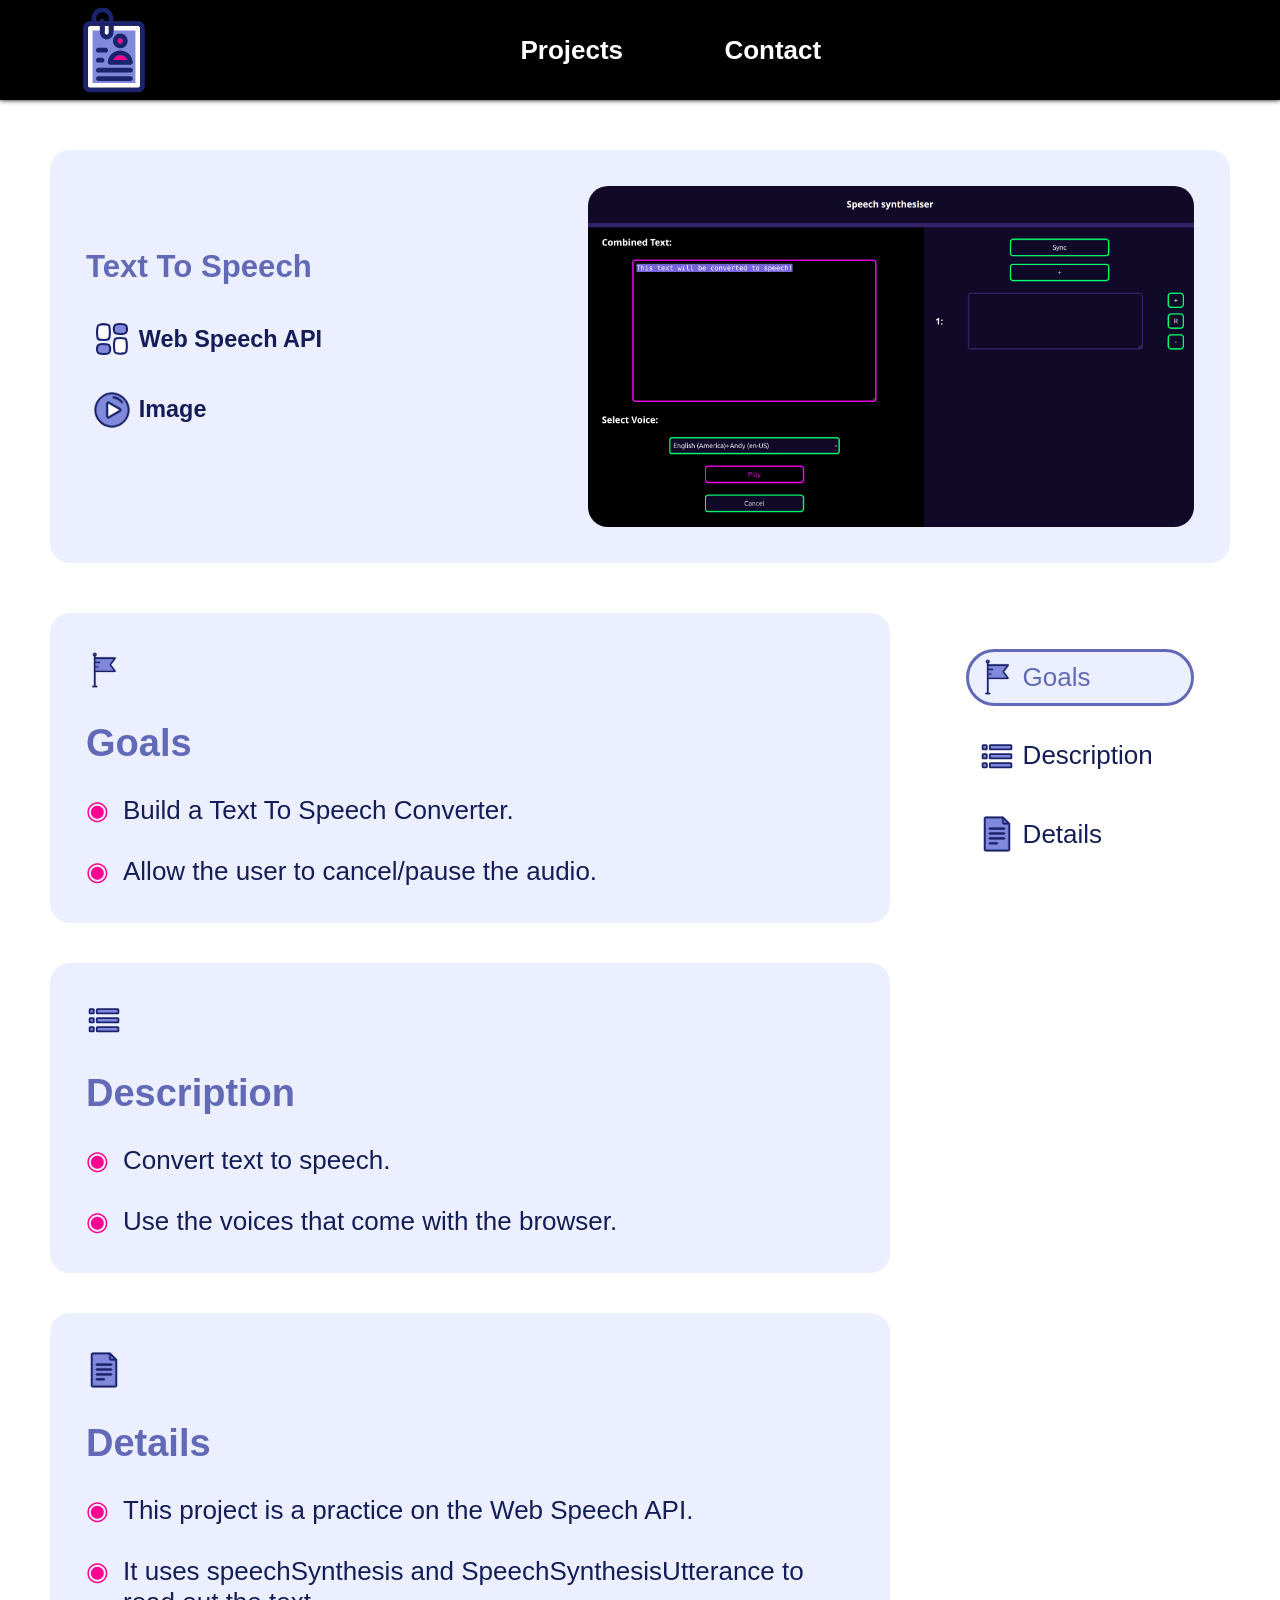
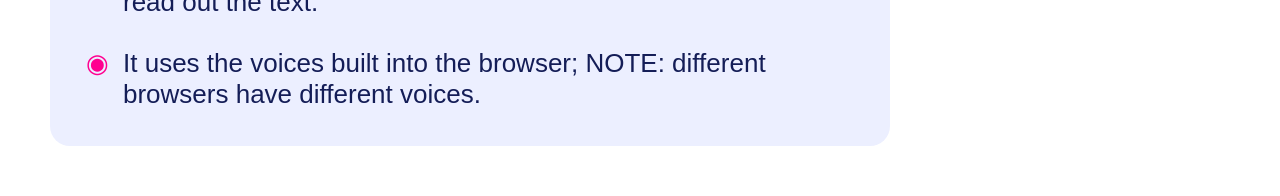
<file: project/speech/index.html>
<!DOCTYPE html><html lang="en"><head> <meta name="viewport" content="width=device-width,viewport-fit=contain"><meta charset="utf-8"><meta http-equiv="X-UA-Compatible" content="IE=edge"><link rel="icon" href="/favicon.ico" sizes="any"><link rel="icon" href="/assets/favicon-BCI3wjxx.svg" type="image/svg+xml"><title>Abdullah A</title>   <script type="module" crossorigin src="/assets/speech-Bk_xwXlh.js"></script>
   <link rel="modulepreload" crossorigin href="/assets/main-CXqY_fMN.js">
   <link rel="modulepreload" crossorigin href="/assets/RangeCollection-B1-CYSQD.js">
   <link rel="stylesheet" crossorigin href="/assets/main-5T_-5Amj.css">
   <link rel="stylesheet" crossorigin href="/assets/RangeCollection-BVtKTrBn.css">
 </head><body> <noscript id="noscript-el"><div style="position:fixed;top:0;z-index:200;width:100%;height:100%;background:#e8ebff;display:flex;justify-content:center;align-items:center">Please enable Javascript!<br>This page requires Javascript to run.</div></noscript><div id="inldr" style="position:fixed;top:0;z-index:100;width:100%;height:100%;background:#000;display:flex;justify-content:center;align-items:center"><style>@keyframes inldrspin{from{transform:rotate(0)}to{transform:rotate(360deg)}}</style><svg id="inldr-svg" width="280px" height="280px" viewBox="0 0 16 16" style="animation:inldrspin 2s linear infinite"><path fill="hsl(233, 100%, 91%)" d="M8 1.5a6.5 6.5 0 100 13 6.5 6.5 0 000-13zM0 8a8 8 0 1116 0A8 8 0 010 8z"/><path fill="hsl(234, 56%, 68%)" d="M7.25.75A.75.75 0 018 0a8 8 0 018 8 .75.75 0 01-1.5 0A6.5 6.5 0 008 1.5a.75.75 0 01-.75-.75z"/></svg></div> <section-header></section-header><section-sliding_sidebar></section-sliding_sidebar> <main><div id="page-content"><div id="title-content" class="content"><div id="title-text"><wc-title --size="1.2rem">Text To Speech</wc-title><div id="tags-section"><div id="tags-div"><wc-text_tag><icon-content-category></icon-content-category>Web Speech API</wc-text_tag><wc-text_tag><icon-content-videoelement></icon-content-videoelement>Image</wc-text_tag></div></div></div><div id="video-wrapper"><div id="video-container"><img src="/assets/speech-I7loJkAM.png" width="100%" style="border-radius:20px"></div></div></div><div id="details-container"><div id="details-content"><div class="content" id="goals"><wc-title><icon-content-flag></icon-content-flag>&nbsp;</wc-title><wc-title>Goals</wc-title><wc-bulletpoint slot="bullet">Build a Text To Speech Converter.</wc-bulletpoint><wc-bulletpoint slot="bullet">Allow the user to cancel/pause the audio.</wc-bulletpoint></div><div class="content" id="description"><wc-title><icon-content-squaredpoints></icon-content-squaredpoints>&nbsp;</wc-title><wc-title>Description</wc-title><wc-bulletpoint slot="bullet">Convert text to speech.</wc-bulletpoint><wc-bulletpoint slot="bullet">Use the voices that come with the browser.</wc-bulletpoint></div><div class="content" id="details"><wc-title><icon-file-generic></icon-file-generic>&nbsp;</wc-title><wc-title>Details</wc-title><wc-bulletpoint slot="bullet">This project is a practice on the Web Speech API.</wc-bulletpoint><wc-bulletpoint slot="bullet">It uses speechSynthesis and SpeechSynthesisUtterance to read out the text.</wc-bulletpoint><wc-bulletpoint slot="bullet">It uses the voices built into the browser; NOTE: different browsers have different voices.</wc-bulletpoint></div></div><section-sidebar><wc-sidebar_button slot="top-div" data-id="goals" isactive="1"><icon-content-flag></icon-content-flag>&nbsp;Goals</wc-sidebar_button><wc-sidebar_button slot="top-div" data-id="description"><icon-content-squaredpoints></icon-content-squaredpoints>&nbsp;Description</wc-sidebar_button><wc-sidebar_button slot="top-div" data-id="details"><icon-file-generic></icon-file-generic>&nbsp;Details</wc-sidebar_button></section-sidebar></div></div></main></body></html>
</file>
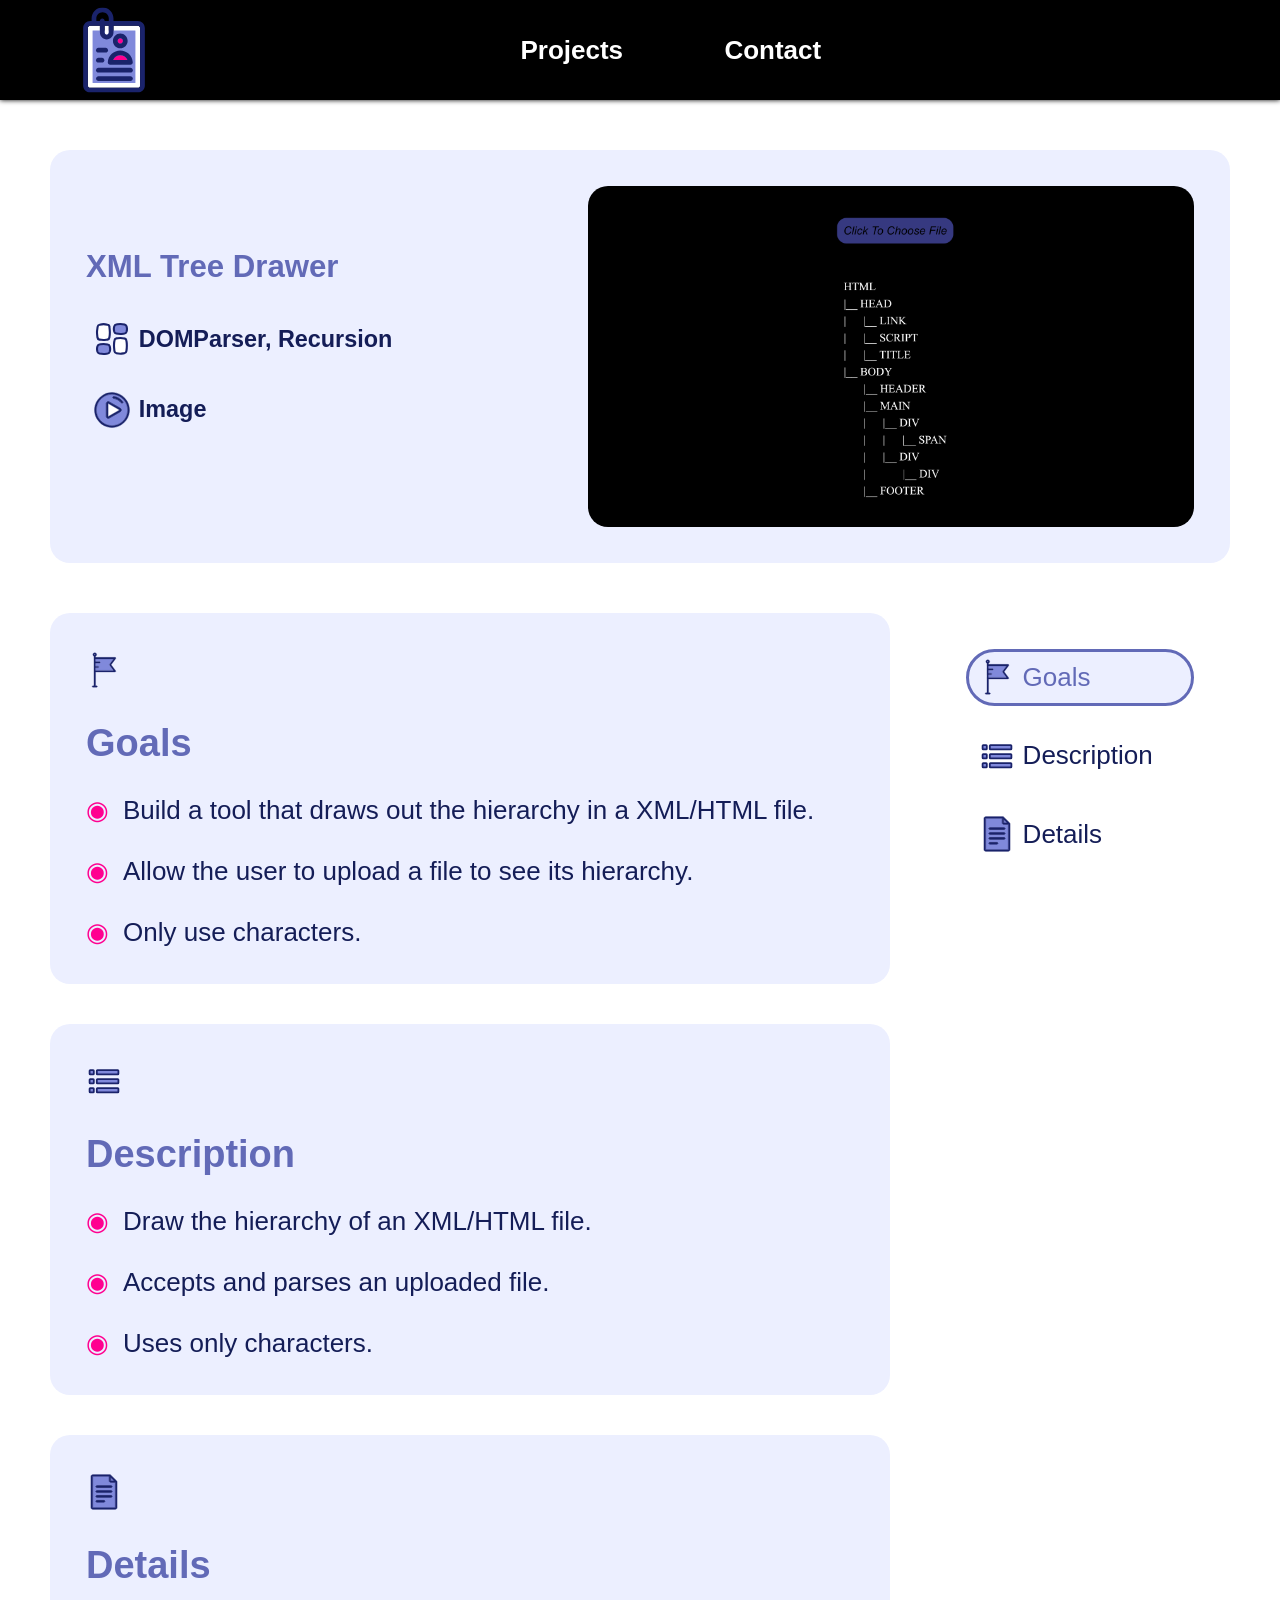
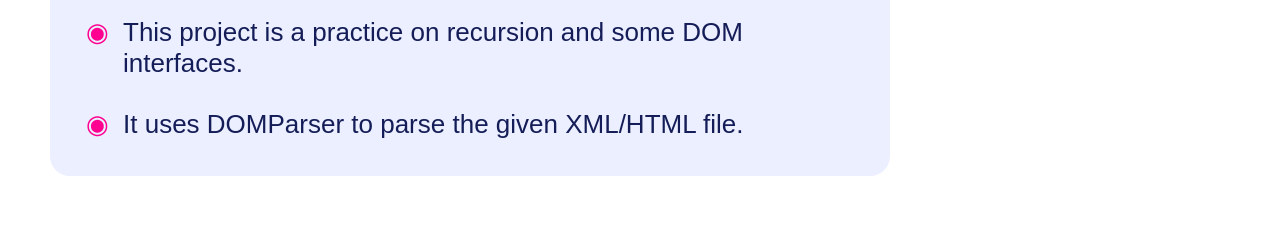
<file: project/xmltree/index.html>
<!DOCTYPE html><html lang="en"><head> <meta name="viewport" content="width=device-width,viewport-fit=contain"><meta charset="utf-8"><meta http-equiv="X-UA-Compatible" content="IE=edge"><link rel="icon" href="/favicon.ico" sizes="any"><link rel="icon" href="/assets/favicon-BCI3wjxx.svg" type="image/svg+xml"><title>Abdullah A</title>   <script type="module" crossorigin src="/assets/xmltree-Bk_xwXlh.js"></script>
   <link rel="modulepreload" crossorigin href="/assets/main-CXqY_fMN.js">
   <link rel="modulepreload" crossorigin href="/assets/RangeCollection-B1-CYSQD.js">
   <link rel="stylesheet" crossorigin href="/assets/main-5T_-5Amj.css">
   <link rel="stylesheet" crossorigin href="/assets/RangeCollection-BVtKTrBn.css">
 </head><body> <noscript id="noscript-el"><div style="position:fixed;top:0;z-index:200;width:100%;height:100%;background:#e8ebff;display:flex;justify-content:center;align-items:center">Please enable Javascript!<br>This page requires Javascript to run.</div></noscript><div id="inldr" style="position:fixed;top:0;z-index:100;width:100%;height:100%;background:#000;display:flex;justify-content:center;align-items:center"><style>@keyframes inldrspin{from{transform:rotate(0)}to{transform:rotate(360deg)}}</style><svg id="inldr-svg" width="280px" height="280px" viewBox="0 0 16 16" style="animation:inldrspin 2s linear infinite"><path fill="hsl(233, 100%, 91%)" d="M8 1.5a6.5 6.5 0 100 13 6.5 6.5 0 000-13zM0 8a8 8 0 1116 0A8 8 0 010 8z"/><path fill="hsl(234, 56%, 68%)" d="M7.25.75A.75.75 0 018 0a8 8 0 018 8 .75.75 0 01-1.5 0A6.5 6.5 0 008 1.5a.75.75 0 01-.75-.75z"/></svg></div> <section-header></section-header><section-sliding_sidebar></section-sliding_sidebar> <main><div id="page-content"><div id="title-content" class="content"><div id="title-text"><wc-title --size="1.2rem">XML Tree Drawer</wc-title><div id="tags-section"><div id="tags-div"><wc-text_tag><icon-content-category></icon-content-category>DOMParser, Recursion</wc-text_tag><wc-text_tag><icon-content-videoelement></icon-content-videoelement>Image</wc-text_tag></div></div></div><div id="video-wrapper"><div id="video-container"><img src="/assets/XMLTree-CzLJEGfX.png" width="100%" style="border-radius:20px"></div></div></div><div id="details-container"><div id="details-content"><div class="content" id="goals"><wc-title><icon-content-flag></icon-content-flag>&nbsp;</wc-title><wc-title>Goals</wc-title><wc-bulletpoint slot="bullet">Build a tool that draws out the hierarchy in a XML/HTML file.</wc-bulletpoint><wc-bulletpoint slot="bullet">Allow the user to upload a file to see its hierarchy.</wc-bulletpoint><wc-bulletpoint slot="bullet">Only use characters.</wc-bulletpoint></div><div class="content" id="description"><wc-title><icon-content-squaredpoints></icon-content-squaredpoints>&nbsp;</wc-title><wc-title>Description</wc-title><wc-bulletpoint slot="bullet">Draw the hierarchy of an XML/HTML file.</wc-bulletpoint><wc-bulletpoint slot="bullet">Accepts and parses an uploaded file.</wc-bulletpoint><wc-bulletpoint slot="bullet">Uses only characters.</wc-bulletpoint></div><div class="content" id="details"><wc-title><icon-file-generic></icon-file-generic>&nbsp;</wc-title><wc-title>Details</wc-title><wc-bulletpoint slot="bullet">This project is a practice on recursion and some DOM interfaces.</wc-bulletpoint><wc-bulletpoint slot="bullet">It uses DOMParser to parse the given XML/HTML file.</wc-bulletpoint></div></div><section-sidebar><wc-sidebar_button slot="top-div" data-id="goals" isactive="1"><icon-content-flag></icon-content-flag>&nbsp;Goals</wc-sidebar_button><wc-sidebar_button slot="top-div" data-id="description"><icon-content-squaredpoints></icon-content-squaredpoints>&nbsp;Description</wc-sidebar_button><wc-sidebar_button slot="top-div" data-id="details"><icon-file-generic></icon-file-generic>&nbsp;Details</wc-sidebar_button></section-sidebar></div></div></main></body></html>
</file>
<file: assets/main-5T_-5Amj.css>
::-webkit-scrollbar{width:12px;background-color:var(--quanta-bgcolor)}::-webkit-scrollbar-thumb{background:var(--teri-bgcolor);border-radius:25px}::-webkit-scrollbar-thumb:hover{background-color:var(--teri-color);cursor:pointer}::-webkit-scrollbar-thumb:active{background-color:var(--teri-color)}*{scrollbar-width:auto;scrollbar-color:var(--secondary-bg) var(--teri-bgcolor)}:hover,:active{scrollbar-color:var(--secondary-bg) var(--teri-color)}::-ms-scrollbar{width:12px;background-color:var(--secondary-bg)}::-ms-scrollbar-thumb{background-color:var(--teri-bgcolor);border-radius:1rem}::-ms-scrollbar-thumb:hover{background-color:var(--scroll-secondary)}::-ms-scrollbar-thumb:active{background-color:var(--scroll-teri)}html{--header-size:100px;--transition-duration:.25s;--main-bgcolor:#ffffff;--main-bgcolor-2:black;--main-bgcolor-5:#FF0090;--main-bgcolor-7:#4c549f;--secon-bgcolor:#ecefff;--teri-bgcolor:#8089db;--quadra-bgcolor:#e2e4ee;--quanta-bgcolor:#d7ddff;--main-color:#141d57;--main-color-2:#ffffff;--secon-color:#626ab7;--teri-color:#626ab7;--quadra-color:#5f6bab;--border-radius:16px;--border-width:4px;--icon-main-bgcolor:#ffffff;--icon-main-bgcolor-7:#4c549f;--icon-main-color:#1a236b;--icon-teri-bgcolor:#8089db;--icon-quadra-color:#9ea8d9;--icon-secon-color:#626ab7;font-family:sans-serif;font-size:26px;--font-size:26px;color:var(--main-color)}body{display:grid;min-height:100vh;margin:0;align-items:stretch;grid-template-rows:auto 1fr auto;background-color:var(--main-bgcolor)}.bypass-logo{pointer-events:none}
</file>
<file: assets/RangeCollection-BVtKTrBn.css>
.content{--border-radius:20px;--padding:36px;display:block;padding:var(--padding);box-sizing:border-box;width:100%;background-color:var(--secon-bgcolor);border-radius:var(--border-radius)}.content{display:flex;flex-direction:column;gap:30px}main{flex-grow:1;display:flex;justify-content:center}#page-content{flex-grow:1;max-width:1650px;box-sizing:border-box;display:flex;flex-direction:column;padding:50px;gap:50px}#title-content{display:grid;grid-template-columns:.78fr minmax(450px,1fr);gap:30px;align-items:center;background:#020024;background:var(--secon-bgcolor)}#video-wrapper{display:grid;align-items:center;width:100%}#video-container{display:flex;justify-content:center;height:100%}video{max-width:100%;border-radius:var(--border-radius);background:#000}#tags-section{width:100%;display:flex;padding:1rem 0;box-sizing:border-box}#tags-div{width:100%;display:grid;grid-template-columns:1fr;gap:15px;justify-content:center}#details-container{display:grid;grid-template-columns:auto 300px;gap:40px}#details-content{display:flex;flex-direction:column;gap:40px}section-sidebar{--gap:0}#content-el-size{max-width:760px}#content-elements{display:flex;flex-direction:column;gap:20px;box-sizing:border-box}.point{display:flex;align-items:center}.point:before{content:"◉";color:var(--main-bgcolor-5)}#title-text{display:flex;flex-direction:column;justify-content:center;height:100%}.pass-through{pointer-events:none}@media (max-width:1100px){#details-container{display:block}section-sidebar{display:none}#title-content{display:flex;gap:40px}#title-text{display:flex;flex-direction:column;align-items:center;order:1}#tags-section{display:grid;justify-content:center}#tags-div{flex-grow:1}#video-wrapper{display:grid;width:100%;aspect-ratio:16/9}}
</file>
<file: assets/contact-BogOhbVi.css>
main{flex-grow:1;display:flex;flex-direction:column;justify-content:center;align-items:center}#content{flex-grow:1;max-width:650px;box-sizing:border-box;padding:50px;width:100%}#content-container{display:flex;flex-direction:column;gap:50px}.btn-container{display:flex;justify-content:center}
</file>
<file: assets/projects-ChpUhwp5.css>
#page-content{display:flex;justify-content:center;box-sizing:border-box}#page-limit{display:flex;flex-direction:column;align-items:center;gap:50px;width:100%;max-width:1650px;padding:50px;box-sizing:border-box}#top-container{position:relative;overflow:hidden;width:100%;height:min(calc(100vh - var(--header-size)),1000px);border-radius:40px;display:grid;align-items:center;--cta-background-1:rgba(231, 245, 253, .7);--cta-background-2:rgba(232, 226, 254, .7);--cta-background-3:rgba(252, 226, 240, .7);--cta-background-4:rgba(252, 235, 224, .7);background:linear-gradient(134.38deg,var(--main-bgcolor-2) 1.23%,var(--main-bgcolor-2) 36.1%,var(--main-bgcolor-2) 70.98%,var(--main-bgcolor-2) 105.85%)}#search-section-wrapper{display:flex;justify-content:center;padding:50px}#search-section-container{display:flex;flex-direction:column;justify-content:center;align-items:center;width:100%;gap:50px;max-width:1000px}#content-cards-container{display:flex}#inner-text{display:flex;align-items:center;white-space:none;justify-content:center}#new-plus-icon{--color:var(--elms-color)}#page-container{width:100%;display:grid;grid-template-columns:1fr;gap:40px}#button-container{display:none}#filters-btn{--normal-bg:linear-gradient(to bottom right, #6372ff 0%, #8f9fff, #5947db 100%);--border:linear-gradient(to bottom right, #5d6bea 0%, #6c7cdf, #3423af 100%);--shadow:0 0 30px var(--teri-color);--elms-color:var(--main-color)}@media (max-width:1400px){#button-container{display:flex;justify-content:space-between;align-items:center;font-weight:700}}@media (max-width:1100px){#page-container{max-width:800px}}:not(:defined){display:none}#top-msg{display:flex;align-items:center;gap:20px;max-width:790px;background:var(--secon-color);box-shadow:1px 1px 3px var(--teri-bgcolor);border-radius:var(--border-radius);padding:30px;box-sizing:border-box;text-decoration:none}
</file>
